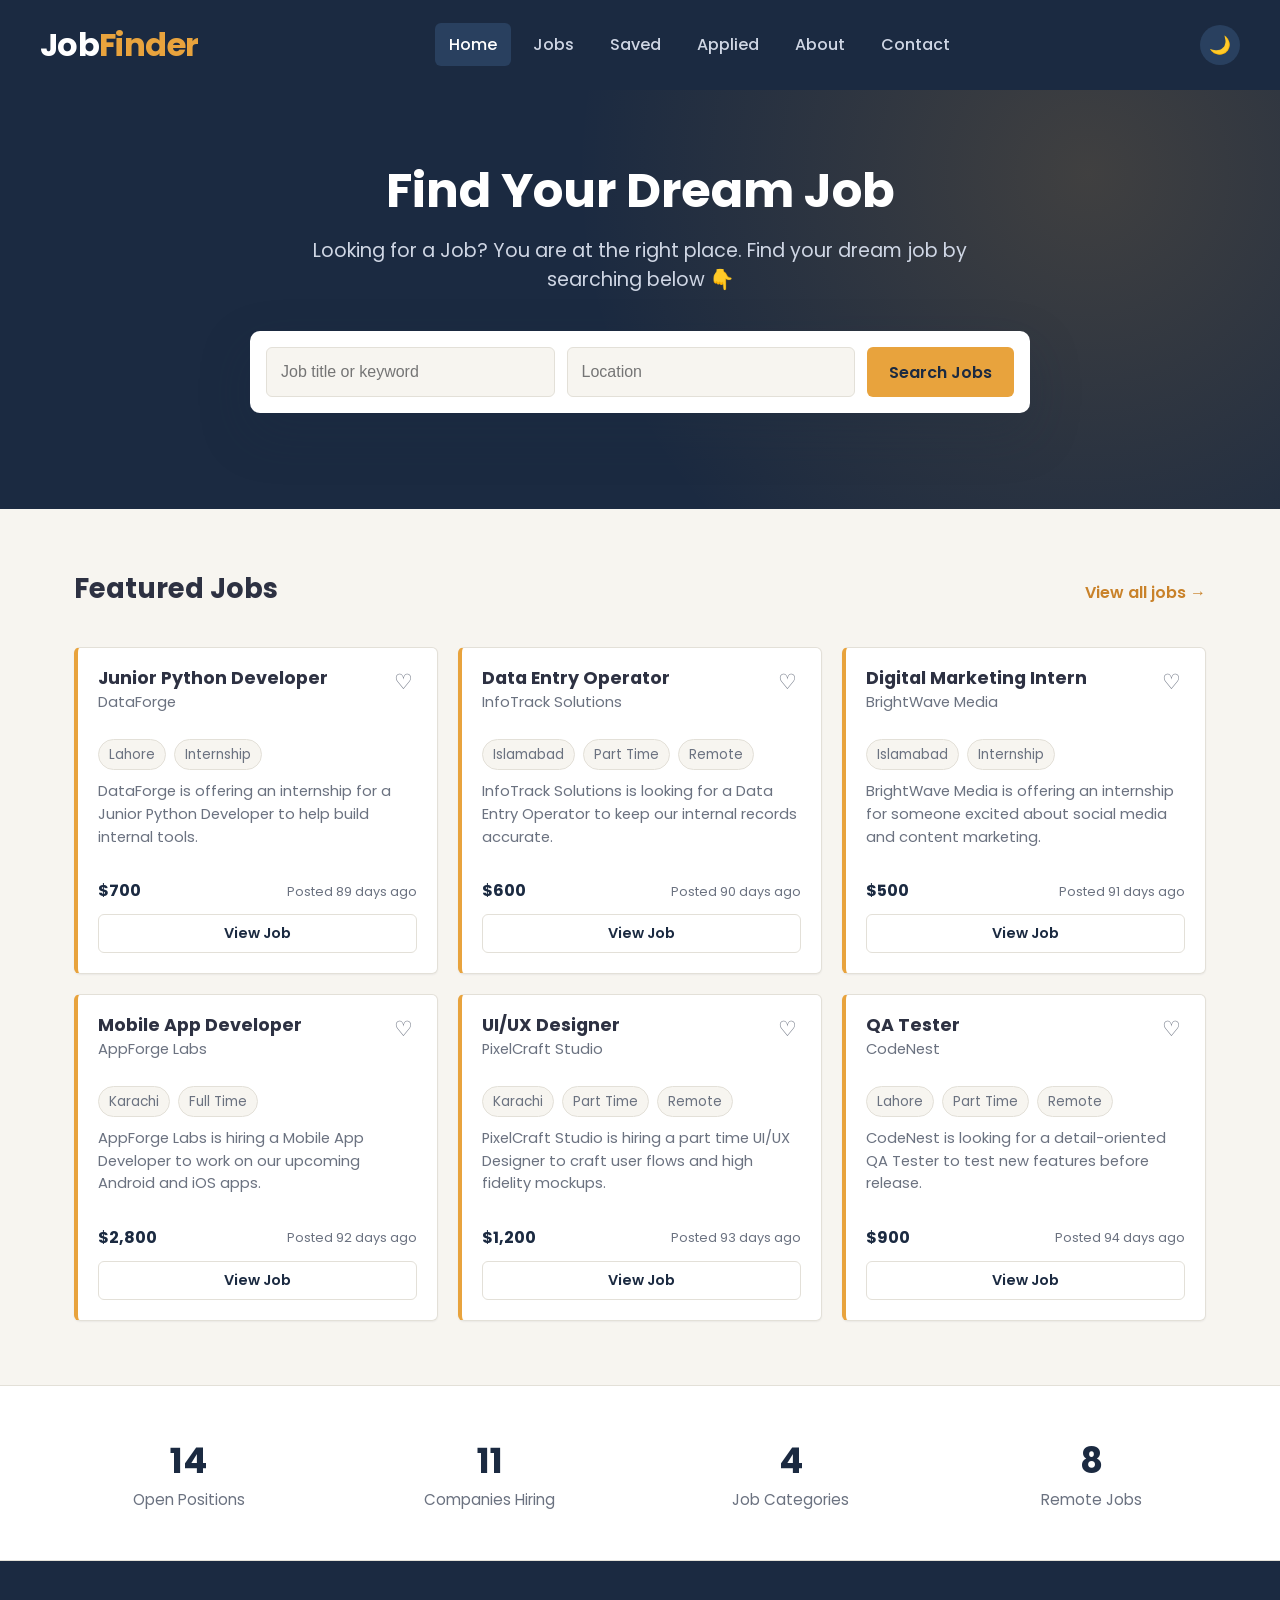
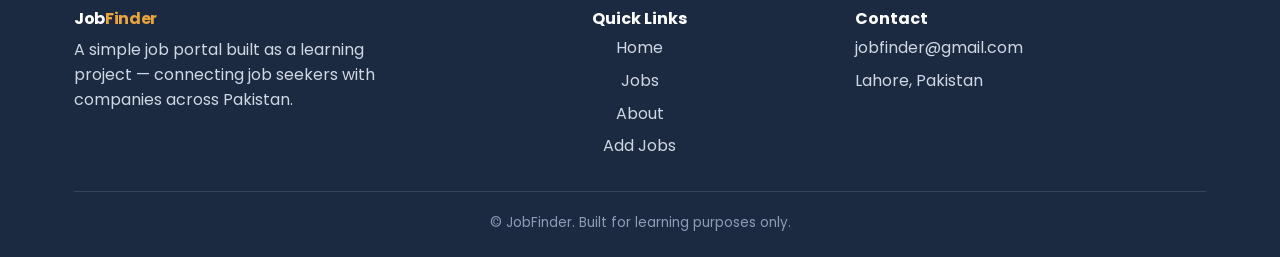
<file: index.html>
<!DOCTYPE html>
<html lang="en">

<head>
    <meta charset="UTF-8">
    <meta name="viewport" content="width=device-width, initial-scale=1.0">
    <title>Job Finder</title>
    <link rel="preconnect" href="https://fonts.googleapis.com">
    <link rel="preconnect" href="https://fonts.gstatic.com" crossorigin>
    <link href="https://fonts.googleapis.com/css2?family=Poppins:wght@300;400;500;600;700;800&display=swap"
        rel="stylesheet">
    <link rel="stylesheet" href="/css/style.css">
    <link rel="stylesheet" href="/css/responsive.css">
</head>

<body>
    <!-- Header -->
    <header class="navbar">
        <div class="navbar-container">
            <a href="index.html" class="logo">Job<span>Finder</span></a>
            <ul class="nav-links" id="navLinks">
                <li><a href="index.html" class="active">Home</a></li>
                <li><a href="jobs.html">Jobs</a></li>
                <li><a href="saved-jobs.html">Saved</a></li>
                <li><a href="applied-jobs.html">Applied</a></li>
                <li><a href="index.html#about">About</a></li>
                <li><a href="index.html#contact">Contact</a></li>
            </ul>
            <div class="navbar-actions">
                <button class="theme-toggle" id="themeToggleBtn">🌙</button>
                <button class="hamburger" id="hamburgerBtn">
                    <span></span><span></span><span></span>
                </button>
            </div>
        </div>

    </header>

    <main id="mainContent">
        <!-- Hero -->
        <section class="hero">
            <div class="container">
                <h1>Find Your Dream Job</h1>
                <p class="hero-p">Looking for a Job? You are at the right place. Find your dream job by searching below
                    👇</p>
                <form id="heroSearchForm" class="search-form">

                    <div class="search-field autocomplete">
                        <input type="text" id="heroSearchInput" placeholder="Job title or keyword" autocomplete="off" pattern="[a-zA-Z0-9\-:()]+"  >

                        <div id="jobSuggestions" class="suggestions"></div>
                    </div>

                    <div class="search-field autocomplete">
                    <input type="text" id="heroLocationInput" placeholder="Location"
                        oninput="this.value = this.value.split(' ').map(w => w.charAt(0).toUpperCase() + w.slice(1)).join(' ')" autocomplete="off"  />

                        <div id="locationSuggestions" class="suggestions"></div>
                    </div>

                    <button type="submit" class="btn btn-primary">Search Jobs</button>

                </form>
                <div id="searchError" class="search-error"></div>
            </div>
        </section>

        <!-- <section class="hero">
            <div class="container">
                <h1>Find Your Dream Job</h1>
                <p class="hero-p">Looking for a Job? You are at the right place. Find your dream job by searching below
                    👇</p>
                <form class="search-form" id="heroSearchForm">

                    <input type="text" id="heroSearchInput" placeholder="Job title, company, or keyword" />


                    <input type="text" id="heroLocationInput" placeholder="Location"
                        oninput="this.value = this.value.charAt(0).toUpperCase() + this.value.slice(1)" />

                    <button type="submit" class="btn btn-primary">Search Jobs</button>
                </form>
            </div>
        </section> -->

        <!-- Featured Jobs -->
        <section class="section">
            <div class="container">
                <div class="section-heading">
                    <h2>Featured Jobs</h2>
                    <a href="jobs.html">View all jobs →</a>
                </div>

                <!-- will be filled by jobs.js-->
                <div class="jobs-grid" id="featuredJobs"></div>
            </div>
        </section>
        <!-- Stats -->
        <section class="stats" id="about">
            <div class="container stats-grid">
                <div>
                    <div class="stat-number" id="statJobs">0</div>
                    <div class="stat-label">Open Positions</div>
                </div>
                <div>
                    <div class="stat-number" id="statCompanies">0</div>
                    <div class="stat-label">Companies Hiring</div>
                </div>
                <div>
                    <div class="stat-number" id="statCategories">0</div>
                    <div class="stat-label">Job Categories</div>
                </div>
                <div>
                    <div class="stat-number" id="statRemote">0</div>
                    <div class="stat-label">Remote Jobs</div>
                </div>
            </div>
        </section>
    </main>

    <!-- Footer -->
    <footer class="site-footer" id="contact">
        <div class="container">
            <div class="footer-grid">
                <div>
                    <h4 class="logo" style="margin-bottom:10px;">Job<span>Finder</span></h4>
                    <p>A simple job portal built as a learning project — connecting job seekers with companies across
                        Pakistan.</p>
                </div>
                <div style="text-align: center;">
                    <h4>Quick Links</h4>
                    <ul>
                        <li><a href="index.html">Home</a></li>
                        <li><a href="jobs.html">Jobs</a></li>
                        <li><a href="index.html#about">About</a></li>
                        <li><a href="add-jobs.html">Add Jobs</a></li>
                    </ul>
                </div>
                <div>
                    <h4>Contact</h4>
                    <ul>
                        <li>jobfinder@gmail.com</li>
                        <li>Lahore, Pakistan</li>
                    </ul>
                </div>
            </div>
            <div class="footer-bottom">
                &copy; <span id="currentYear"></span> JobFinder. Built for learning purposes only.
            </div>
        </div>
    </footer>

    <!--  MODAL  -->
    <div class="modal-overlay hidden" id="modalOverlay">
        <div class="modal-box" role="dialog">
            <button class="modal-close" id="modalCloseBtn">✕</button>

            <!--  View 1: Job details  -->
            <div id="jobDetailsView">
                <h2 id="modalJobTitle"></h2>
                <p class="modal-company-line" id="modalCompanyLine"></p>

                <div class="job-meta" id="modalMeta"></div>

                <div class="modal-section">
                    <h3>Job Description</h3>
                    <p id="modalDescription"></p>
                </div>

                <div class="modal-section">
                    <h3>Requirements</h3>
                    <ul id="modalRequirements"></ul>
                </div>

                <div class="modal-section">
                    <h3>Responsibilities</h3>
                    <ul id="modalResponsibilities"></ul>
                </div>

                <div class="modal-footer">
                    <button class="btn btn-primary" id="applyNowBtn">Apply Now</button>
                    <button class="btn btn-outline" id="modalSaveBtn">♡ Save Job</button>
                </div>
            </div>

            <!--  View 2: Apply form (hidden until "Apply Now" is clicked)  -->
            <div id="applyFormView" class="hidden">
                <h2>Apply for <span id="applyJobTitle"></span></h2>
                <p class="modal-company-line" id="applyCompanyLine"></p>

                <form id="applyForm" novalidate>
                    <div class="form-group" id="fieldGroup-fullName">
                        <label for="fullName">Full Name</label>
                        <input type="text" id="fullName" name="fullName" />
                        <p class="field-error"></p>
                    </div>

                    <div class="form-group" id="fieldGroup-email">
                        <label for="email">Email</label>
                        <input type="email" id="email" name="email" />
                        <p class="field-error"></p>
                    </div>

                    <div class="form-group" id="fieldGroup-phone">
                        <label for="phone">Phone</label>
                        <input type="text" id="phone" name="phone" placeholder="e.g. 0300 1234567" />
                        <p class="field-error"></p>
                    </div>

                    <div class="form-group" id="fieldGroup-coverLetter">
                        <label for="coverLetter">Cover Letter</label>
                        <textarea id="coverLetter" name="coverLetter"
                            placeholder="Tell us why you're a great fit (min 30 characters)"></textarea>
                        <p class="field-error"></p>
                    </div>

                    <div class="form-group" id="fieldGroup-cv">
                        <label for="cvUpload">Upload CV</label>
                        <input type="file" id="cvUpload" name="cvUpload" />
                        <p class="field-error"></p>
                    </div>

                    <div class="modal-footer">
                        <button type="submit" class="btn btn-primary">Submit Application</button>
                        <button type="button" class="btn btn-outline" id="backToDetailsBtn">Back</button>
                    </div>
                </form>
            </div>

            <!--  View 3: Success message  -->
            <div id="successView" class="hidden">
                <div class="success-box">
                    <div class="success-icon">✓</div>
                    <h2>Application Submitted Successfully!</h2>
                    <p>Thank you for applying for <strong id="successJobTitle"></strong> at <strong
                            id="successCompany"></strong>.</p>
                    <button class="btn btn-primary" id="successCloseBtn">Done</button>
                </div>
            </div>
        </div>
    </div>




    <script src="/js/data.js"></script>
    <script src="/js/app.js"></script>
    <script src="/js/validation.js"></script>
    <script src="/js/jobs.js"></script>

</body>

</html>
</file>
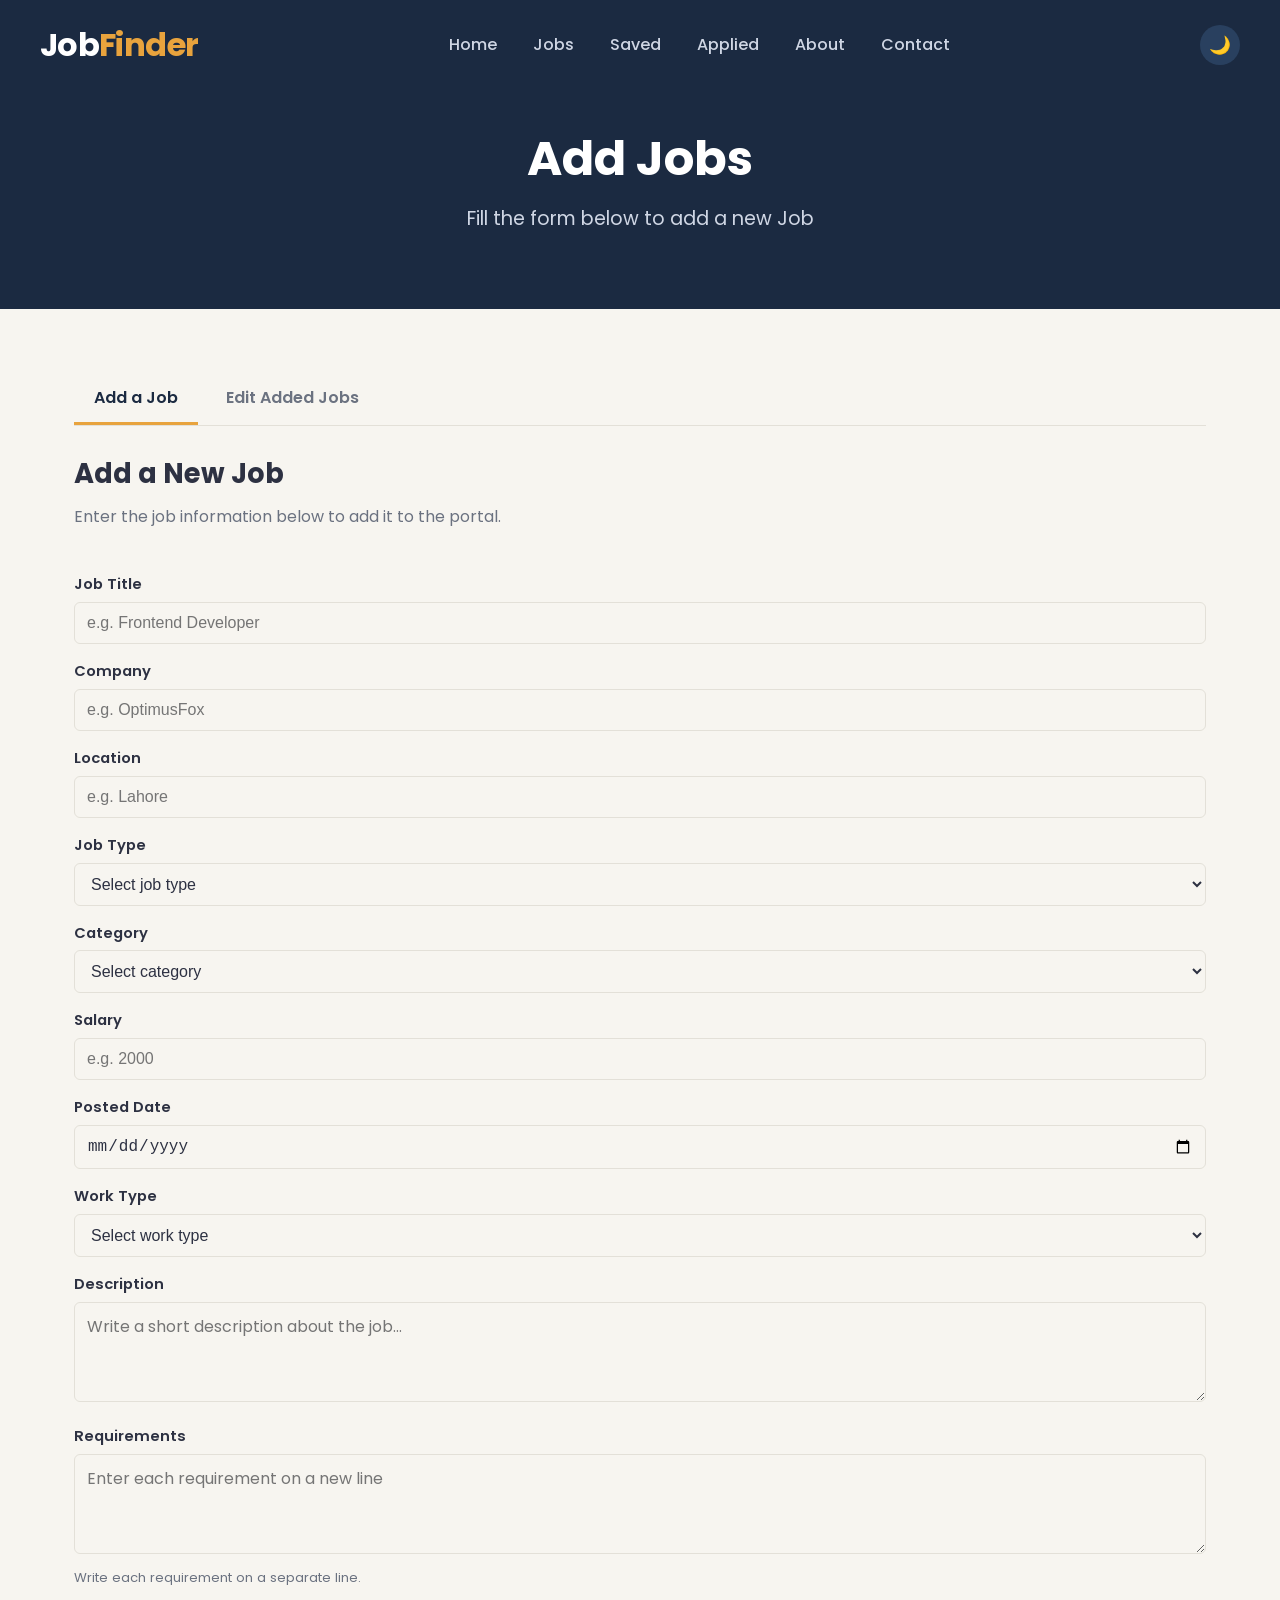
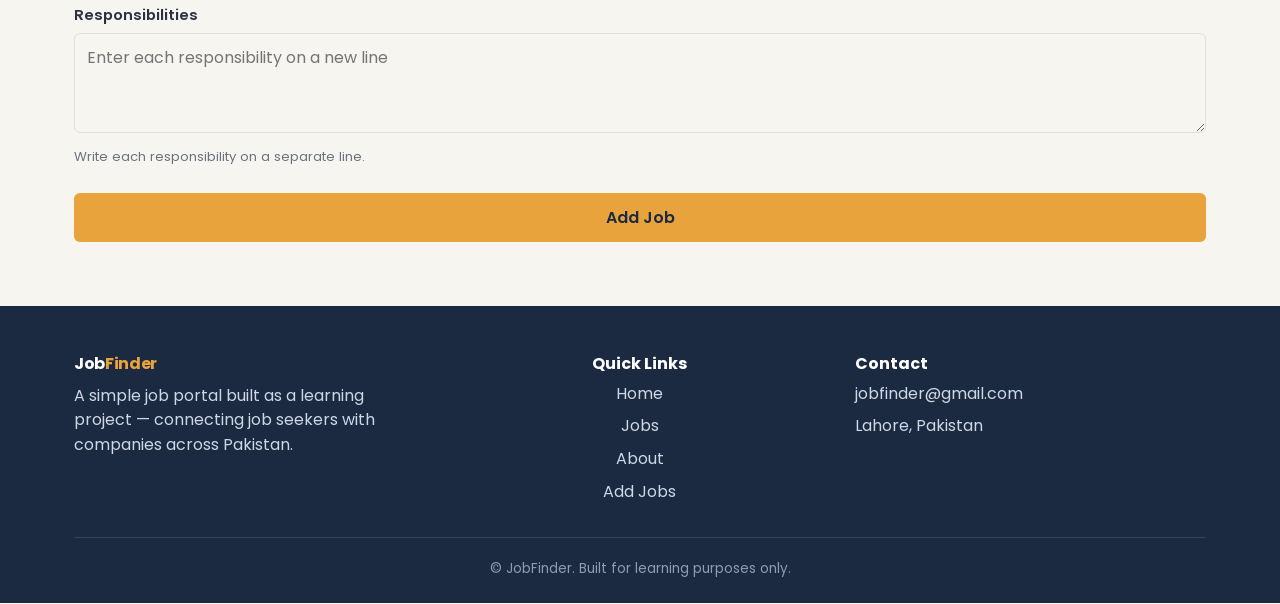
<file: add-jobs.html>
<!DOCTYPE html>
<html lang="en">

<head>
    <meta charset="UTF-8">
    <meta name="viewport" content="width=device-width, initial-scale=1.0">
    <title>Job Finder</title>
    <link rel="preconnect" href="https://fonts.googleapis.com">
    <link rel="preconnect" href="https://fonts.gstatic.com" crossorigin>
    <link href="https://fonts.googleapis.com/css2?family=Poppins:wght@300;400;500;600;700;800&display=swap"
        rel="stylesheet">
    <link rel="stylesheet" href="/css/style.css">
    <link rel="stylesheet" href="/css/responsive.css">
</head>

<body data-job-source="saved">
    <!-- Header -->
    <header class="navbar">
        <div class="navbar-container">
            <a href="index.html" class="logo">Job<span>Finder</span></a>
            <ul class="nav-links" id="navLinks">
                <li><a href="index.html">Home</a></li>
                <li><a href="jobs.html">Jobs</a></li>
                <li><a href="saved-jobs.html" >Saved</a></li>
                <li><a href="applied-jobs.html">Applied</a></li>
                <li><a href="index.html#about">About</a></li>
                <li><a href="index.html#contact">Contact</a></li>
            </ul>
            <div class="navbar-actions">
                <button class="theme-toggle" id="themeToggleBtn">🌙</button>
                <button class="hamburger" id="hamburgerBtn" aria-label="Toggle menu" aria-controls="navLinks">
                    <span></span><span></span><span></span>
                </button>
            </div>
        </div>

    </header>

    <main id="mainContent">
        <section class="jobs-page-header">
            <div class="container" style="text-align: center; ">
                <h1 id="h1style">Add Jobs</h1>
                <p id="jobsPageSubtitle">Fill the form below to add a new Job</p>
            </div>
        </section>

    </main>


    <!-- Add/Delete Job -->
    <main>

        <section class="section add-jobs-section">
            <div class="container">

                <!-- Tabs -->
                <div class="management-tabs">
                    <button class="management-tab active" data-tab="addJobTab">
                        Add a Job
                    </button>

                    <button class="management-tab" data-tab="editJobsTab">
                        Edit Added Jobs
                    </button>
                </div>


                <!-- Add Job Tab -->
                <div class="management-tab-content active" id="addJobTab">

                    <div class="section-heading">
                        <div>
                            <h2>Add a New Job</h2>
                            <p>
                                Enter the job information below to add it to the portal.
                            </p>
                        </div>
                    </div>


                    <form id="addJobForm" novalidate>

                        <!-- Job Title -->
                        <div class="form-group">
                            <label for="jobTitle">Job Title</label>

                            <input type="text" id="jobTitle" name="title" placeholder="e.g. Frontend Developer" oninput="this.value = this.value.split(' ').map(w => w.charAt(0).toUpperCase() + w.slice(1)).join(' ')">

                            <div class="field-error">
                                Please enter the job title.
                            </div>
                        </div>


                        <!-- Company -->
                        <div class="form-group">
                            <label for="jobCompany">Company</label>

                            <input type="text" id="jobCompany" name="company" placeholder="e.g. OptimusFox" oninput="this.value = this.value.split(' ').map(w => w.charAt(0).toUpperCase() + w.slice(1)).join(' ')">

                            <div class="field-error">
                                Please enter the company name.
                            </div>
                        </div>


                        <!-- Location -->
                        <div class="form-group">
                            <label for="jobLocation">Location</label>

                            <input type="text" id="jobLocation" name="location" placeholder="e.g. Lahore" oninput="this.value = this.value.split(' ').map(w => w.charAt(0).toUpperCase() + w.slice(1)).join(' ')">

                            <div class="field-error">
                                Please enter the job location.
                            </div>
                        </div>


                        <!-- Job Type -->
                        <div class="form-group">
                            <label for="jobType">Job Type</label>

                            <select id="jobType" name="type">
                                <option value="">Select job type</option>
                                <option value="Full time">Full time</option>
                                <option value="Part time">Part time</option>
                                <option value="Contract">Contract</option>
                                <option value="Internship">Internship</option>
                            </select>

                            <div class="field-error">
                                Please select a job type.
                            </div>
                        </div>


                        <!-- Category -->
                        <div class="form-group">
                            <label for="jobCategory">Category</label>

                            <select id="jobCategory" name="category">
                                <option value="">Select category</option>
                                <option value="Development">Development</option>
                                <option value="Design">Design</option>
                                <option value="Marketing">Marketing</option>
                                <option value="Sales">Sales</option>
                                <option value="Finance">Finance</option>
                                <option value="Human Resources">Human Resources</option>
                            </select>

                            <div class="field-error">
                                Please select a category.
                            </div>
                        </div>


                        <!-- Salary -->
                        <div class="form-group">
                            <label for="jobSalary">Salary</label>

                            <input type="number" id="jobSalary" name="salary" placeholder="e.g. 2000" min="0">

                            <div class="field-error">
                                Please enter a valid salary.
                            </div>
                        </div>


                        <!-- Posted Date -->
                        <div class="form-group">
                            <label for="jobPosted">Posted Date</label>

                            <input type="date" id="jobPosted" name="posted">

                            <div class="field-error">
                                Please select a posted date.
                            </div>
                        </div>


                        <!-- Remote -->
                        <div class="form-group">
                            <label for="jobRemote">Work Type</label>

                            <select id="jobRemote" name="remote">
                                <option value="">Select work type</option>
                                <option value="true">Remote</option>
                                <option value="false">On-site</option>
                            </select>

                            <div class="field-error">
                                Please select the work type.
                            </div>
                        </div>


                        <!-- Description -->
                        <div class="form-group">
                            <label for="jobDescription">Description</label>

                            <textarea id="jobDescription" name="description"
                                placeholder="Write a short description about the job..."></textarea>

                            <div class="field-error">
                                Please enter a job description.
                            </div>
                        </div>


                        <!-- Requirements -->
                        <div class="form-group">
                            <label for="jobRequirements">
                                Requirements
                            </label>

                            <textarea id="jobRequirements" name="requirements"
                                placeholder="Enter each requirement on a new line"></textarea>

                            <div class="field-error">
                                Please enter at least one requirement.
                            </div>

                            <small class="form-help">
                                Write each requirement on a separate line.
                            </small>
                        </div>


                        <!-- Responsibilities -->
                        <div class="form-group">
                            <label for="jobResponsibilities">
                                Responsibilities
                            </label>

                            <textarea id="jobResponsibilities" name="responsibilities"
                                placeholder="Enter each responsibility on a new line"></textarea>

                            <div class="field-error">
                                Please enter at least one responsibility.
                            </div>

                            <small class="form-help">
                                Write each responsibility on a separate line.
                            </small>
                        </div>


                        <button type="submit" class="btn btn-primary btn-block">
                            Add Job
                        </button>

                        <div id="addJobSuccess" class="success-box hidden">
                            <div class="success-icon">✓</div>
                            <h2>Job Added Successfully</h2>
                            <p>The new job has been added to the job portal.</p>
                        </div>

                    </form>

                </div>


                <!-- Edit Added Jobs Tab -->
                <div class="management-tab-content" id="editJobsTab">

                    <div class="section-heading">
                        <div>
                            <h2>Added Jobs</h2>
                            <p>
                                Manage jobs that were added through this page.
                            </p>
                        </div>
                    </div>

                    <div id="addedJobsList" class="jobs-list">

                        <!-- JavaScript will insert added jobs here -->

                    </div>

                </div>

            </div>
        </section>

    </main>

    <!-- Footer -->
    <footer class="site-footer" id="contact">
        <div class="container">
            <div class="footer-grid">
                <div>
                    <h4 class="logo" style="margin-bottom:10px;">Job<span>Finder</span></h4>
                    <p>A simple job portal built as a learning project — connecting job seekers with
                        companies across
                        Pakistan.</p>
                </div>
                <div style="text-align: center;">
                    <h4>Quick Links</h4>
                    <ul>
                        <li><a href="index.html">Home</a></li>
                        <li><a href="jobs.html">Jobs</a></li>
                        <li><a href="index.html#about">About</a></li>
                        <li><a href="add-jobs.html">Add Jobs</a></li>
                    </ul>
                </div>
                <div>
                    <h4>Contact</h4>
                    <ul>
                        <li>jobfinder@gmail.com</li>
                        <li>Lahore, Pakistan</li>
                    </ul>
                </div>
            </div>
            <div class="footer-bottom">
                &copy; <span id="currentYear"></span> JobFinder. Built for learning purposes only.
            </div>
        </div>
    </footer>





    <script src="/js/app.js"></script>
    <script src="/js/add-jobs.js"></script>
    <script src="/js/validation.js"></script>
    <script src="/js/jobs.js"></script>
</body>

</html>
</file>
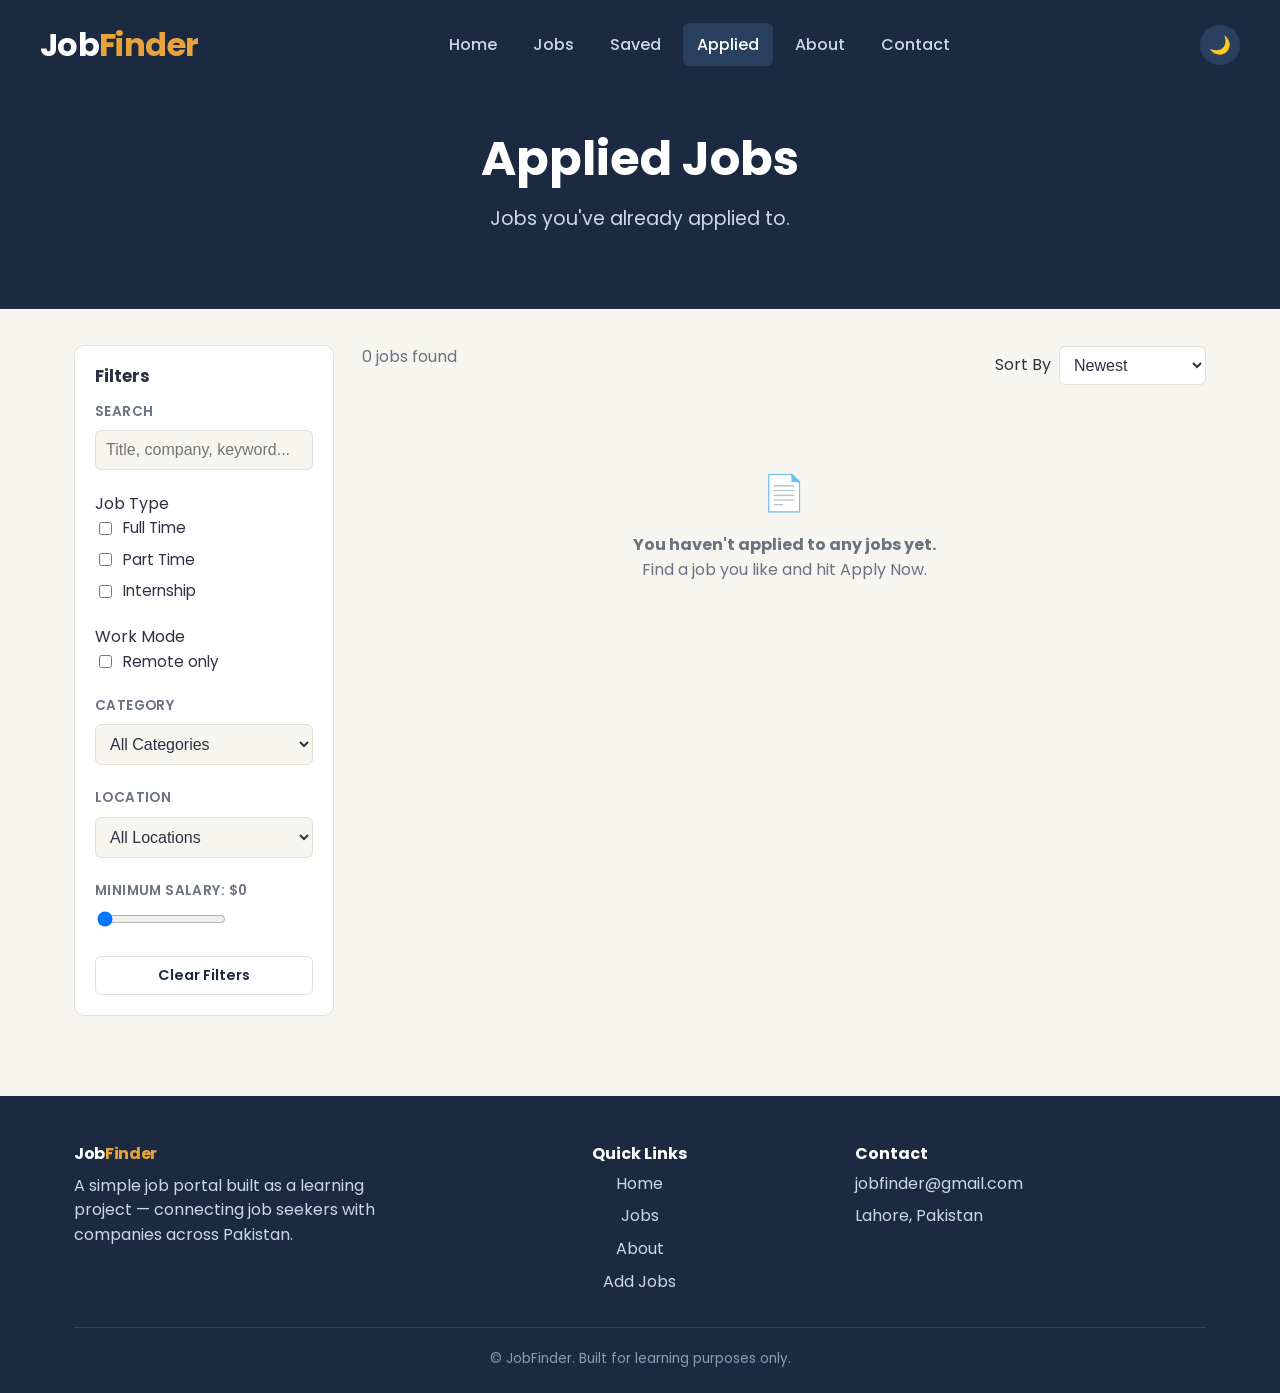
<file: applied-jobs.html>
<!DOCTYPE html>
<html lang="en">

<head>
    <meta charset="UTF-8">
    <meta name="viewport" content="width=device-width, initial-scale=1.0">
    <title>Job Finder</title>
    <link rel="preconnect" href="https://fonts.googleapis.com">
    <link rel="preconnect" href="https://fonts.gstatic.com" crossorigin>
    <link href="https://fonts.googleapis.com/css2?family=Poppins:wght@300;400;500;600;700;800&display=swap"
        rel="stylesheet">
    <link rel="stylesheet" href="/css/style.css">
    <link rel="stylesheet" href="/css/responsive.css">
</head>

<body data-job-source="applied">
    <!-- Header -->
    <header class="navbar">
        <div class="navbar-container">
            <a href="index.html" class="logo">Job<span>Finder</span></a>
            <ul class="nav-links" id="navLinks">
                <li><a href="index.html">Home</a></li>
                <li><a href="jobs.html">Jobs</a></li>
                <li><a href="saved-jobs.html" >Saved</a></li>
                <li><a href="applied-jobs.html"  class="active">Applied</a></li>
                <li><a href="index.html#about">About</a></li>
                <li><a href="index.html#contact">Contact</a></li>
            </ul> 
            <div class="navbar-actions">
                <button class="theme-toggle" id="themeToggleBtn">🌙</button>
                <button class="hamburger" id="hamburgerBtn" aria-label="Toggle menu" aria-controls="navLinks">
                    <span></span><span></span><span></span>
                </button>
            </div>
        </div>

    </header>

    <main id="mainContent">
    <section class="jobs-page-header">
      <div class="container" style="text-align: center; ">
        <h1 id="h1style">Applied Jobs</h1>
        <p id="jobsPageSubtitle">Jobs you've already applied to.</p>
      </div>
    </section>

    <div class="container">
      <div class="jobs-layout">

        <!-- Filters Sidebar -->
        <aside class="filters-panel" aria-label="Job filters">
          <h3>Filters</h3>

          <div class="filter-group">
            <label class="filter-label" for="searchInput">Search</label>
            <input type="text" id="searchInput" placeholder="Title, company, keyword..." />
          </div>

          <div class="filter-group">
            <span class="filter-label">Job Type</span>
            <label class="checkbox-row"><input type="checkbox" class="jobtype-checkbox" value="Full Time" /> Full Time</label>
            <label class="checkbox-row"><input type="checkbox" class="jobtype-checkbox" value="Part Time" /> Part Time</label>
            <label class="checkbox-row"><input type="checkbox" class="jobtype-checkbox" value="Internship" /> Internship</label>
          </div>

          <div class="filter-group">
            <span class="filter-label">Work Mode</span>
            <label class="checkbox-row"><input type="checkbox" id="remoteFilter" /> Remote only</label>
          </div>

          <div class="filter-group">
            <label class="filter-label" for="categoryFilter">Category</label>
            <select id="categoryFilter">
              <option value="all">All Categories</option>
            </select>
          </div>

          <div class="filter-group">
            <label class="filter-label" for="locationFilter">Location</label>
            <select id="locationFilter">
              <option value="all">All Locations</option>
            </select>
          </div>

          <div class="filter-group">
            <label class="filter-label" for="salaryRange">Minimum Salary: $<span id="salaryRangeValue">0</span></label>
            <input type="range" id="salaryRange" min="0" max="3000" step="100" value="0" />
          </div>

          <button class="btn btn-outline btn-block btn-small" id="clearFiltersBtn" type="button">Clear Filters</button>
        </aside>

        <!-- Results -->
        <section>
          <div class="results-toolbar">
            <p class="results-count" id="resultsCount">Loading jobs...</p>
            <div class="sort-control">
              <label for="sortSelect">Sort By</label>
              <select id="sortSelect">
                <option value="newest">Newest</option>
                <option value="oldest">Oldest</option>
                <option value="salary-high">Highest Salary</option>
                <option value="salary-low">Lowest Salary</option>
              </select>
            </div>
          </div>

          <!-- Loading state -->
          <div class="state-message" id="loadingState">
            <div class="state-icon">⏳</div>
            <p>Loading jobs...</p>
          </div>

          <!-- Empty state (hidden until a search/filter produces 0 results) -->
          <div class="state-message hidden" id="emptyState">
            <div class="state-icon">🔍</div>
            <p><strong>No jobs found.</strong><br />Try changing your search or filters.</p>
          </div>

          <!-- Job cards get inserted here by jobs.js -->
          <div class="jobs-list hidden" id="jobsList"></div>

          <!-- Pagination buttons get inserted here by jobs.js -->
          <div class="pagination" id="pagination"></div>
        </section>
      </div>
    </div>
  </main>

    <!-- Footer -->
    <footer class="site-footer" id="contact">
        <div class="container">
            <div class="footer-grid">
                <div>
                    <h4 class="logo" style="margin-bottom:10px;">Job<span>Finder</span></h4>
                    <p>A simple job portal built as a learning project — connecting job seekers with companies across
                        Pakistan.</p>
                </div>
                <div style="text-align: center;">
                    <h4>Quick Links</h4>
                    <ul>
                        <li><a href="index.html">Home</a></li>
                        <li><a href="jobs.html">Jobs</a></li>
                        <li><a href="index.html#about">About</a></li>
                        <li><a href="add-jobs.html">Add Jobs</a></li>
                    </ul>
                </div>
                <div>
                    <h4>Contact</h4>
                    <ul>
                        <li>jobfinder@gmail.com</li>
                        <li>Lahore, Pakistan</li>
                    </ul>
                </div>
            </div>
            <div class="footer-bottom">
                &copy; <span id="currentYear"></span> JobFinder. Built for learning purposes only.
            </div>
        </div>
    </footer>

    <!--  MODAL  -->
    <div class="modal-overlay hidden" id="modalOverlay">
        <div class="modal-box" role="dialog" >
            <button class="modal-close" id="modalCloseBtn" aria-label="Close">✕</button>

            <!--  View 1: Job details  -->
            <div id="jobDetailsView">
                <h2 id="modalJobTitle"></h2>
                <p class="modal-company-line" id="modalCompanyLine"></p>

                <div class="job-meta" id="modalMeta"></div>

                <div class="modal-section">
                    <h3>Job Description</h3>
                    <p id="modalDescription"></p>
                </div>

                <div class="modal-section">
                    <h3>Requirements</h3>
                    <ul id="modalRequirements"></ul>
                </div>

                <div class="modal-section">
                    <h3>Responsibilities</h3>
                    <ul id="modalResponsibilities"></ul>
                </div>

                <div class="modal-footer">
                    <button class="btn btn-primary" id="applyNowBtn">Apply Now</button>
                    <button class="btn btn-outline" id="modalSaveBtn">♡ Save Job</button>
                </div>
            </div>

            <!--  View 2: Apply form (hidden until "Apply Now" is clicked)  -->
            <div id="applyFormView" class="hidden">
                <h2>Apply for <span id="applyJobTitle"></span></h2>
                <p class="modal-company-line" id="applyCompanyLine"></p>

                <form id="applyForm" novalidate>
                    <div class="form-group" id="fieldGroup-fullName">
                        <label for="fullName">Full Name</label>
                        <input type="text" id="fullName" name="fullName" />
                        <p class="field-error"></p>
                    </div>

                    <div class="form-group" id="fieldGroup-email">
                        <label for="email">Email</label>
                        <input type="email" id="email" name="email" />
                        <p class="field-error"></p>
                    </div>

                    <div class="form-group" id="fieldGroup-phone">
                        <label for="phone">Phone</label>
                        <input type="text" id="phone" name="phone" placeholder="e.g. 0300 1234567" />
                        <p class="field-error"></p>
                    </div>

                    <div class="form-group" id="fieldGroup-coverLetter">
                        <label for="coverLetter">Cover Letter</label>
                        <textarea id="coverLetter" name="coverLetter"
                            placeholder="Tell us why you're a great fit (min 30 characters)"></textarea>
                        <p class="field-error"></p>
                    </div>

                    <div class="form-group" id="fieldGroup-cv">
                        <label for="cvUpload">Upload CV</label>
                        <input type="file" id="cvUpload" name="cvUpload" />
                        <p class="field-error"></p>
                    </div>

                    <div class="modal-footer">
                        <button type="submit" class="btn btn-primary">Submit Application</button>
                        <button type="button" class="btn btn-outline" id="backToDetailsBtn">Back</button>
                    </div>
                </form>
            </div>

            <!--  View 3: Success message  -->
            <div id="successView" class="hidden">
                <div class="success-box">
                    <div class="success-icon">✓</div>
                    <h2>Application Submitted Successfully!</h2>
                    <p>Thank you for applying for <strong id="successJobTitle"></strong> at <strong
                            id="successCompany"></strong>.</p>
                    <button class="btn btn-primary" id="successCloseBtn">Done</button>
                </div>
            </div>
        </div>
    </div>

  


    <script src="/js/data.js"></script>
    <script src="/js/app.js"></script>
    <script src="/js/validation.js"></script>
    <script src="/js/jobs.js"></script>
</body>

</html>
</file>
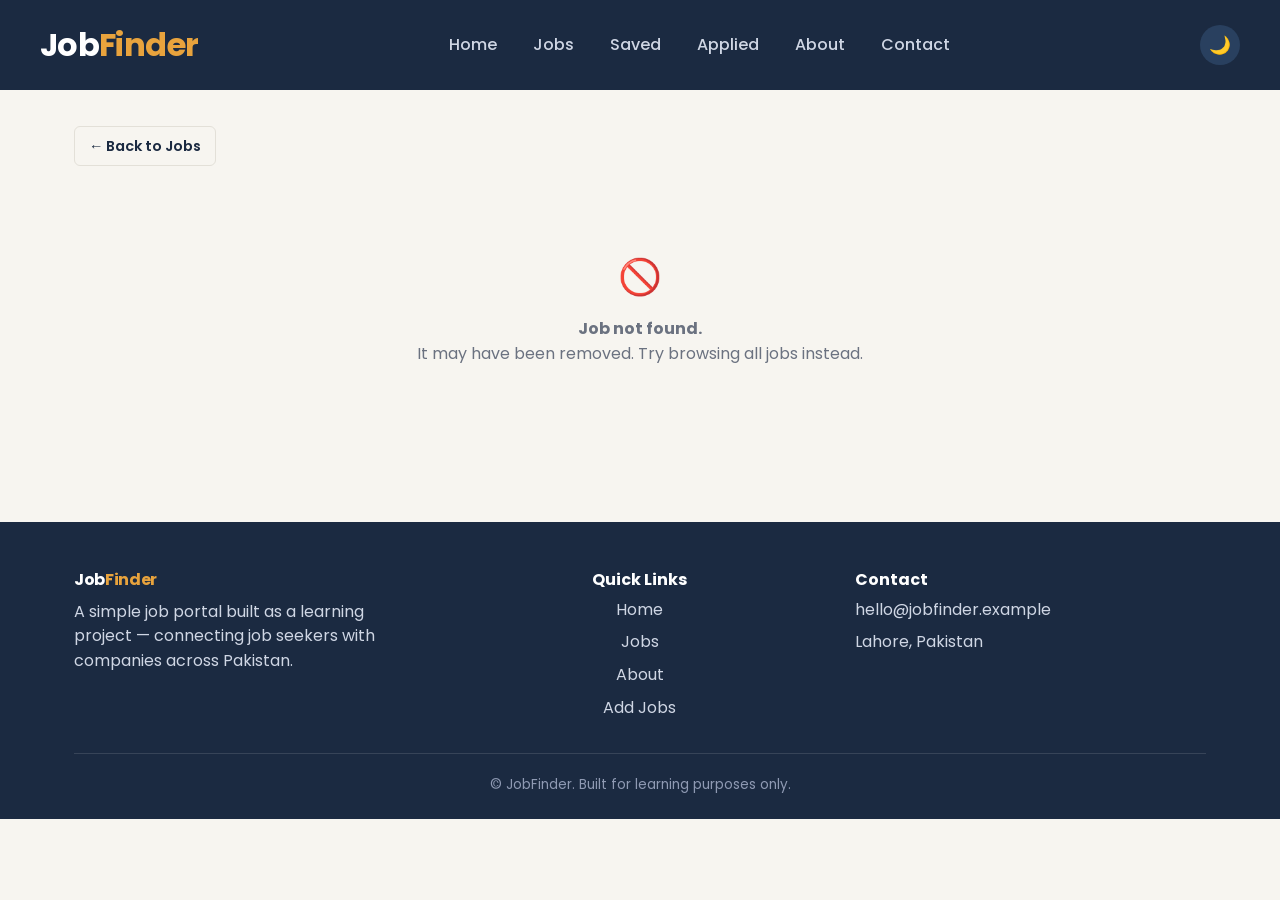
<file: job-details.html>
<!DOCTYPE html>
<html lang="en">

<head>
    <meta charset="UTF-8">
    <meta name="viewport" content="width=device-width, initial-scale=1.0">
    <title>Job Finder</title>
    <link rel="preconnect" href="https://fonts.googleapis.com">
    <link rel="preconnect" href="https://fonts.gstatic.com" crossorigin>
    <link href="https://fonts.googleapis.com/css2?family=Poppins:wght@300;400;500;600;700;800&display=swap"
        rel="stylesheet">
    <link rel="stylesheet" href="/css/style.css">
    <link rel="stylesheet" href="/css/responsive.css">
</head>

<body>
    <!-- Header -->
    <header class="navbar">
        <div class="navbar-container">
            <a href="index.html" class="logo">Job<span>Finder</span></a>
            <ul class="nav-links" id="navLinks">
                <li><a href="index.html" >Home</a></li>
                <li><a href="jobs.html">Jobs</a></li>
                <li><a href="saved-jobs.html">Saved</a></li>
                <li><a href="applied-jobs.html">Applied</a></li>
                <li><a href="index.html#about">About</a></li>
                <li><a href="index.html#contact">Contact</a></li>
            </ul>
            <button class="theme-toggle" id="themeToggleBtn">🌙</button>
            <button class="hamburger" id="hamburgerBtn">
                <span></span><span></span><span></span>
            </button>
        </div>

    </header>

    <!--  JOB DETAILS  -->
  <main id="mainContent">
    <div class="container" style="padding-top:36px; padding-bottom:80px;">
      <a href="jobs.html" class="btn btn-outline btn-small" style="margin-bottom:24px;">← Back to Jobs</a>

      <!-- This whole block is filled in by jobs.js based on ?id= in the URL -->
      <div id="jobDetailsPage">
        <div class="state-message" id="detailsLoading">
          <div class="state-icon">⏳</div>
          <p>Loading job...</p>
        </div>

        <div class="hidden" id="detailsNotFound">
          <div class="state-message">
            <div class="state-icon">🚫</div>
            <p><strong>Job not found.</strong><br />It may have been removed. Try browsing all jobs instead.</p>
          </div>
        </div>

        <article class="hidden" id="detailsContent" style="max-width:720px;">
          <h1 id="detailsTitle"></h1>
          <p class="modal-company-line" id="detailsCompanyLine" style="font-size:1.05rem;"></p>

          <div class="job-meta" id="detailsMeta" style="margin-bottom:20px;"></div>

          <div class="modal-section">
            <h3>Job Description</h3>
            <p id="detailsDescription"></p>
          </div>

          <div class="modal-section">
            <h3>Requirements</h3>
            <ul id="detailsRequirements"></ul>
          </div>

          <div class="modal-section">
            <h3>Responsibilities</h3>
            <ul id="detailsResponsibilities"></ul>
          </div>

          <div class="modal-footer">
            <button class="btn btn-primary" id="detailsApplyBtn">Apply Now</button>
            <button class="btn btn-outline" id="detailsSaveBtn">♡ Save Job</button>
          </div>
        </article>
      </div>
    </div>
  </main>

    <!-- Footer -->
    <footer class="site-footer" id="contact">
        <div class="container">
            <div class="footer-grid">
                <div>
                    <h4 class="logo" style="margin-bottom:10px;">Job<span>Finder</span></h4>
                    <p>A simple job portal built as a learning project — connecting job seekers with companies across
                        Pakistan.</p>
                </div>
                <div style="text-align: center;">
                    <h4>Quick Links</h4>
                    <ul>
                        <li><a href="index.html">Home</a></li>
                        <li><a href="jobs.html">Jobs</a></li>
                        <li><a href="index.html#about">About</a></li>
                        <li><a href="add-jobs.html">Add Jobs</a></li>
                    </ul>
                </div>
                <div>
                    <h4>Contact</h4>
                    <ul>
                        <li>hello@jobfinder.example</li>
                        <li>Lahore, Pakistan</li>
                    </ul>
                </div>
            </div>
            <div class="footer-bottom">
                &copy; <span id="currentYear"></span> JobFinder. Built for learning purposes only.
            </div>
        </div>
    </footer>


    <script src="/js/data.js"></script>
    <script src="/js/app.js"></script>
    <script src="/js/validation.js"></script>
    <script src="/js/jobs.js"></script>
    
</body>

</html>
</file>
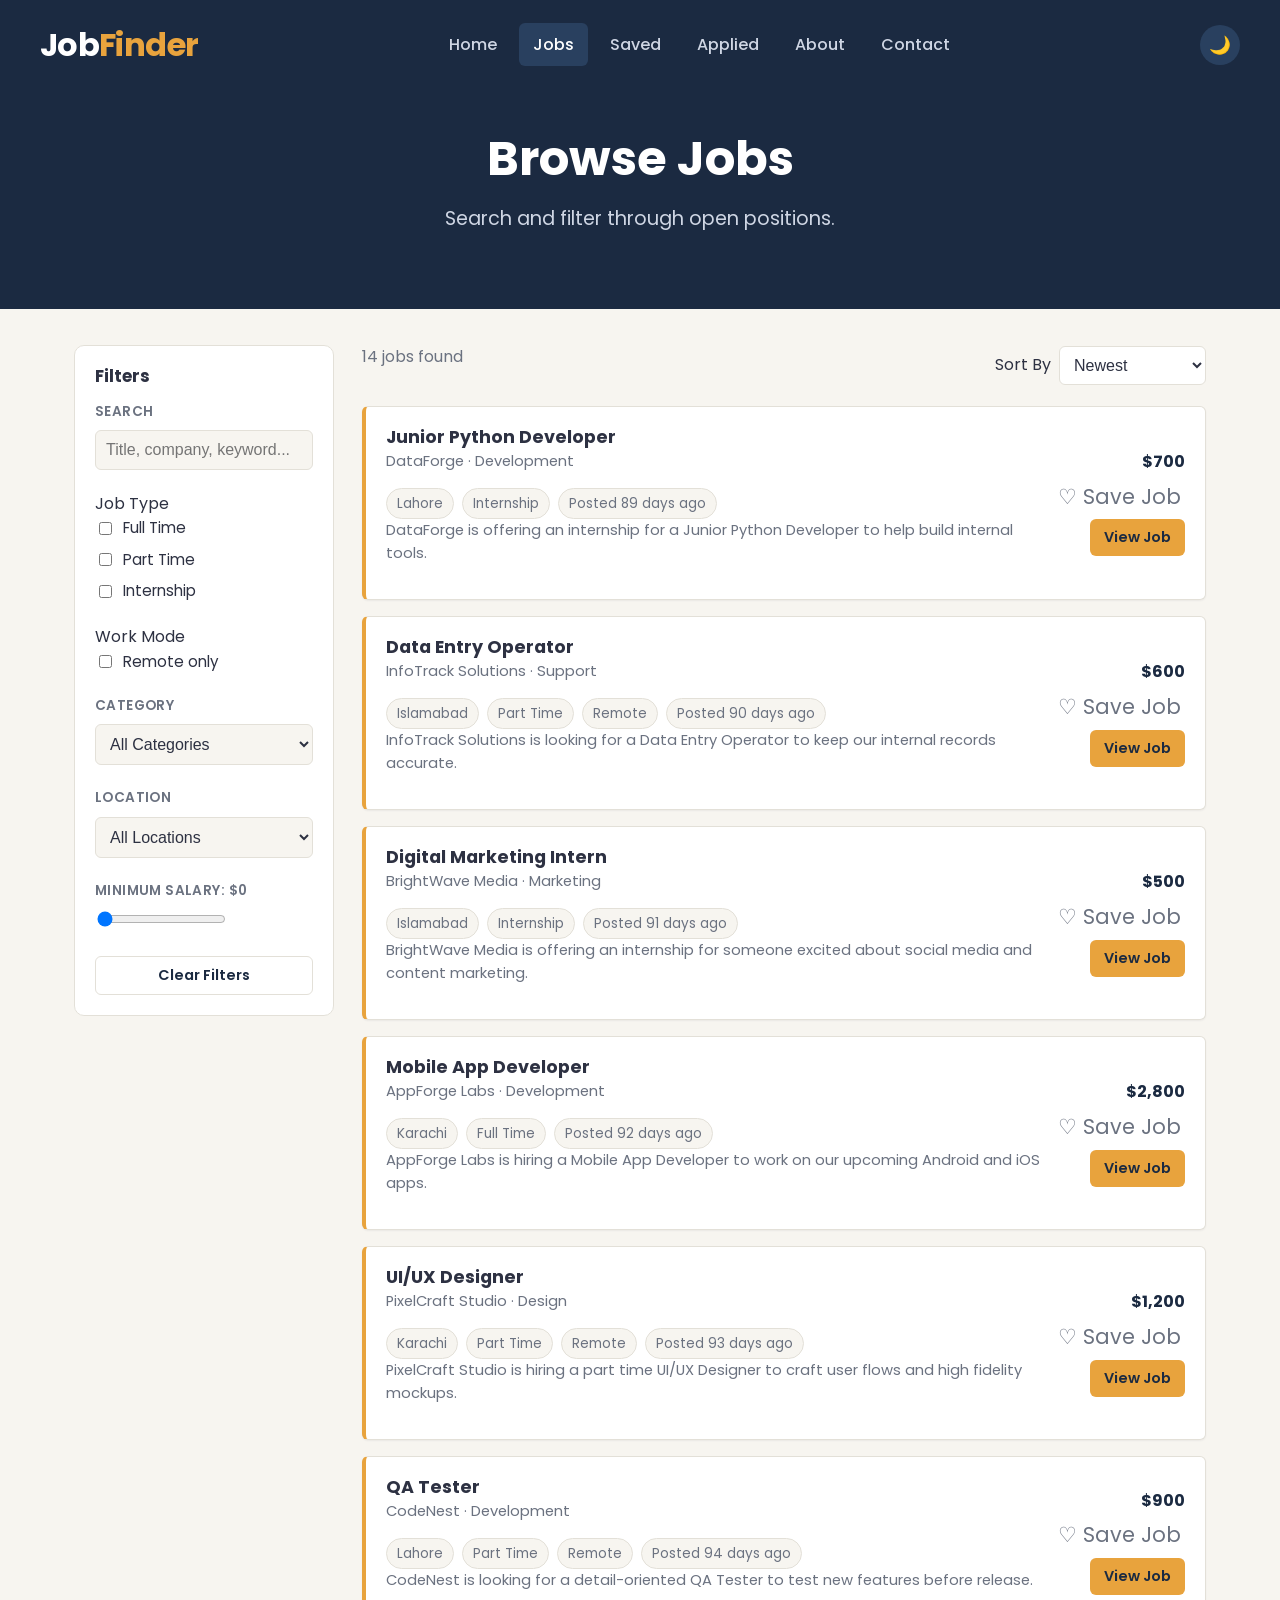
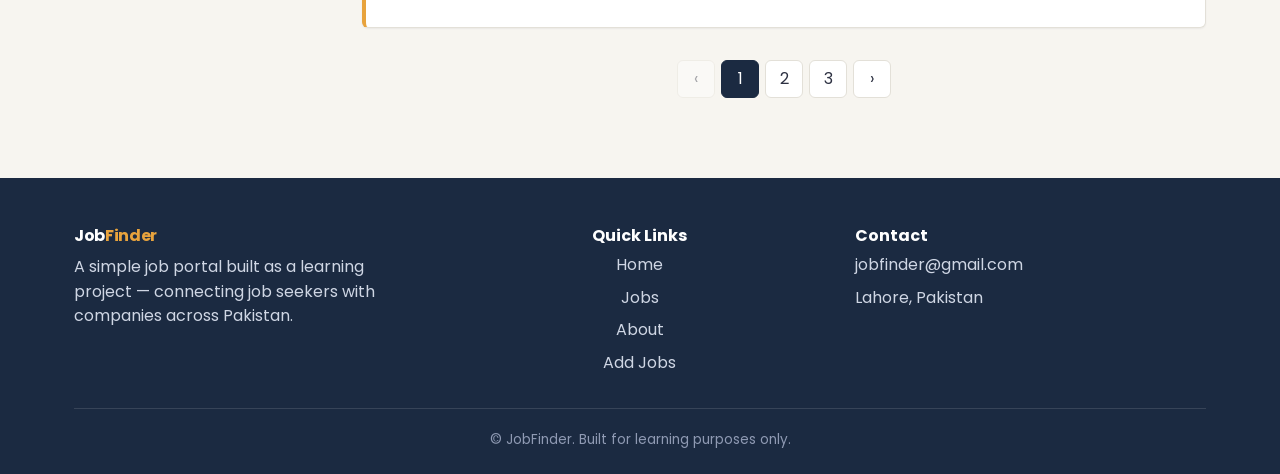
<file: jobs.html>
<!DOCTYPE html>
<html lang="en">

<head>
    <meta charset="UTF-8">
    <meta name="viewport" content="width=device-width, initial-scale=1.0">
    <title>Job Finder</title>
    <link rel="preconnect" href="https://fonts.googleapis.com">
    <link rel="preconnect" href="https://fonts.gstatic.com" crossorigin>
    <link href="https://fonts.googleapis.com/css2?family=Poppins:wght@300;400;500;600;700;800&display=swap"
        rel="stylesheet">
    <link rel="stylesheet" href="/css/style.css">
    <link rel="stylesheet" href="/css/responsive.css">
</head>

<body>
    <!-- Header -->
    <header class="navbar">
        <div class="navbar-container">
            <a href="index.html" class="logo">Job<span>Finder</span></a>
            <ul class="nav-links" id="navLinks">
                <li><a href="index.html">Home</a></li>
                <li><a href="jobs.html"  class="active">Jobs</a></li>
                <li><a href="saved-jobs.html">Saved</a></li>
                <li><a href="applied-jobs.html">Applied</a></li>
                <li><a href="index.html#about">About</a></li>
                <li><a href="index.html#contact">Contact</a></li>
            </ul>
            <div class="navbar-actions">
                <button class="theme-toggle" id="themeToggleBtn">🌙</button>
                <button class="hamburger" id="hamburgerBtn" aria-label="Toggle menu" aria-controls="navLinks">
                    <span></span><span></span><span></span>
                </button>
            </div>
        </div>

    </header>

<main id="mainContent">
    <section class="jobs-page-header">
      <div class="container" style="text-align: center; ">
        <h1 id="h1style">Browse Jobs</h1>
        <p id="jobsPageSubtitle">Search and filter through open positions.</p>
      </div>
    </section>

    <div class="container">
      <div class="jobs-layout">

        <!-- Filters sidebar -->
        <aside class="filters-panel" aria-label="Job filters">
          <h3>Filters</h3>

          <div class="filter-group">
            <label class="filter-label" for="searchInput">Search</label>
            <input type="text" id="searchInput" placeholder="Title, company, keyword..." />
          </div>

          <div class="filter-group">
            <span class="filter-label">Job Type</span>
            <label class="checkbox-row"><input type="checkbox" class="jobtype-checkbox" value="Full Time" /> Full Time</label>
            <label class="checkbox-row"><input type="checkbox" class="jobtype-checkbox" value="Part Time" /> Part Time</label>
            <label class="checkbox-row"><input type="checkbox" class="jobtype-checkbox" value="Internship" /> Internship</label>
          </div>

          <div class="filter-group">
            <span class="filter-label">Work Mode</span>
            <label class="checkbox-row"><input type="checkbox" id="remoteFilter" /> Remote only</label>
          </div>

          <div class="filter-group">
            <label class="filter-label" for="categoryFilter">Category</label>
            <select id="categoryFilter">
              <option value="all">All Categories</option>
            </select>
          </div>

          <div class="filter-group">
            <label class="filter-label" for="locationFilter">Location</label>
            <select id="locationFilter">
              <option value="all">All Locations</option>
            </select>
          </div>

          <div class="filter-group">
            <label class="filter-label" for="salaryRange">Minimum Salary: $<span id="salaryRangeValue">0</span></label>
            <input type="range" id="salaryRange" min="0" max="3000" step="100" value="0" />
          </div>

          <button class="btn btn-outline btn-block btn-small" id="clearFiltersBtn" type="button">Clear Filters</button>
        </aside>

        <!-- Results -->
        <section>
          <div class="results-toolbar">
            <p class="results-count" id="resultsCount">Loading jobs...</p>
            <div class="sort-control">
              <label for="sortSelect">Sort By</label>
              <select id="sortSelect">
                <option value="newest">Newest</option>
                <option value="oldest">Oldest</option>
                <option value="salary-high">Highest Salary</option>
                <option value="salary-low">Lowest Salary</option>
              </select>
            </div>
          </div>

          <!-- Loading state -->
          <div class="state-message" id="loadingState">
            <div class="state-icon">⏳</div>
            <p>Loading jobs...</p>
          </div>

          <!-- Empty state (hidden until a search/filter produces 0 results) -->
          <div class="state-message hidden" id="emptyState">
            <div class="state-icon">🔍</div>
            <p><strong>No jobs found.</strong><br />Try changing your search or filters.</p>
          </div>

          <!-- Job cards get inserted here by jobs.js -->
          <div class="jobs-list hidden" id="jobsList"></div>

          <!-- Pagination buttons get inserted here by jobs.js -->
          <div class="pagination" id="pagination"></div>
        </section>
      </div>
    </div>
  </main>


    <!-- Footer -->
    <footer class="site-footer" id="contact">
        <div class="container">
            <div class="footer-grid">
                <div>
                    <h4 class="logo" style="margin-bottom:10px;">Job<span>Finder</span></h4>
                    <p>A simple job portal built as a learning project — connecting job seekers with companies across
                        Pakistan.</p>
                </div>
                <div style="text-align: center;">
                    <h4>Quick Links</h4>
                    <ul>
                        <li><a href="index.html">Home</a></li>
                        <li><a href="jobs.html">Jobs</a></li>
                        <li><a href="index.html#about">About</a></li>
                        <li><a href="add-jobs.html">Add Jobs</a></li>
                    </ul>
                </div>
                <div>
                    <h4>Contact</h4>
                    <ul>
                        <li>jobfinder@gmail.com</li>
                        <li>Lahore, Pakistan</li>
                    </ul>
                </div>
            </div>
            <div class="footer-bottom">
                &copy; <span id="currentYear"></span> JobFinder. Built for learning purposes only.
            </div>
        </div>
    </footer>

    <!--  MODAL  -->
    <div class="modal-overlay hidden" id="modalOverlay">
        <div class="modal-box" role="dialog" >
            <button class="modal-close" id="modalCloseBtn" aria-label="Close">✕</button>

            <!--  View 1: Job details  -->
            <div id="jobDetailsView">
                <h2 id="modalJobTitle"></h2>
                <p class="modal-company-line" id="modalCompanyLine"></p>

                <div class="job-meta" id="modalMeta"></div>

                <div class="modal-section">
                    <h3>Job Description</h3>
                    <p id="modalDescription"></p>
                </div>

                <div class="modal-section">
                    <h3>Requirements</h3>
                    <ul id="modalRequirements"></ul>
                </div>

                <div class="modal-section">
                    <h3>Responsibilities</h3>
                    <ul id="modalResponsibilities"></ul>
                </div>

                <div class="modal-footer">
                    <button class="btn btn-primary" id="applyNowBtn">Apply Now</button>
                    <button class="btn btn-outline" id="modalSaveBtn">♡ Save Job</button>
                </div>
            </div>

            <!--  View 2: Apply form (hidden until "Apply Now" is clicked)  -->
            <div id="applyFormView" class="hidden">
                <h2>Apply for <span id="applyJobTitle"></span></h2>
                <p class="modal-company-line" id="applyCompanyLine"></p>

                <form id="applyForm" novalidate>
                    <div class="form-group" id="fieldGroup-fullName">
                        <label for="fullName">Full Name</label>
                        <input type="text" id="fullName" name="fullName" />
                        <p class="field-error"></p>
                    </div>

                    <div class="form-group" id="fieldGroup-email">
                        <label for="email">Email</label>
                        <input type="email" id="email" name="email" />
                        <p class="field-error"></p>
                    </div>

                    <div class="form-group" id="fieldGroup-phone">
                        <label for="phone">Phone</label>
                        <input type="text" id="phone" name="phone" placeholder="e.g. 0300 1234567" />
                        <p class="field-error"></p>
                    </div>

                    <div class="form-group" id="fieldGroup-coverLetter">
                        <label for="coverLetter">Cover Letter</label>
                        <textarea id="coverLetter" name="coverLetter"
                            placeholder="Tell us why you're a great fit (min 30 characters)"></textarea>
                        <p class="field-error"></p>
                    </div>

                    <div class="form-group" id="fieldGroup-cv">
                        <label for="cvUpload">Upload CV</label>
                        <input type="file" id="cvUpload" name="cvUpload" />
                        <p class="field-error"></p>
                    </div>

                    <div class="modal-footer">
                        <button type="submit" class="btn btn-primary">Submit Application</button>
                        <button type="button" class="btn btn-outline" id="backToDetailsBtn">Back</button>
                    </div>
                </form>
            </div>

            <!--  View 3: Success message  -->
            <div id="successView" class="hidden">
                <div class="success-box">
                    <div class="success-icon">✓</div>
                    <h2>Application Submitted Successfully!</h2>
                    <p>Thank you for applying for <strong id="successJobTitle"></strong> at <strong
                            id="successCompany"></strong>.</p>
                    <button class="btn btn-primary" id="successCloseBtn">Done</button>
                </div>
            </div>
        </div>
    </div>

    </main>


    <script src="/js/data.js"></script>
    <script src="/js/app.js"></script>
    <script src="/js/validation.js"></script>
    <script src="/js/jobs.js"></script>
</body>

</html>
</file>
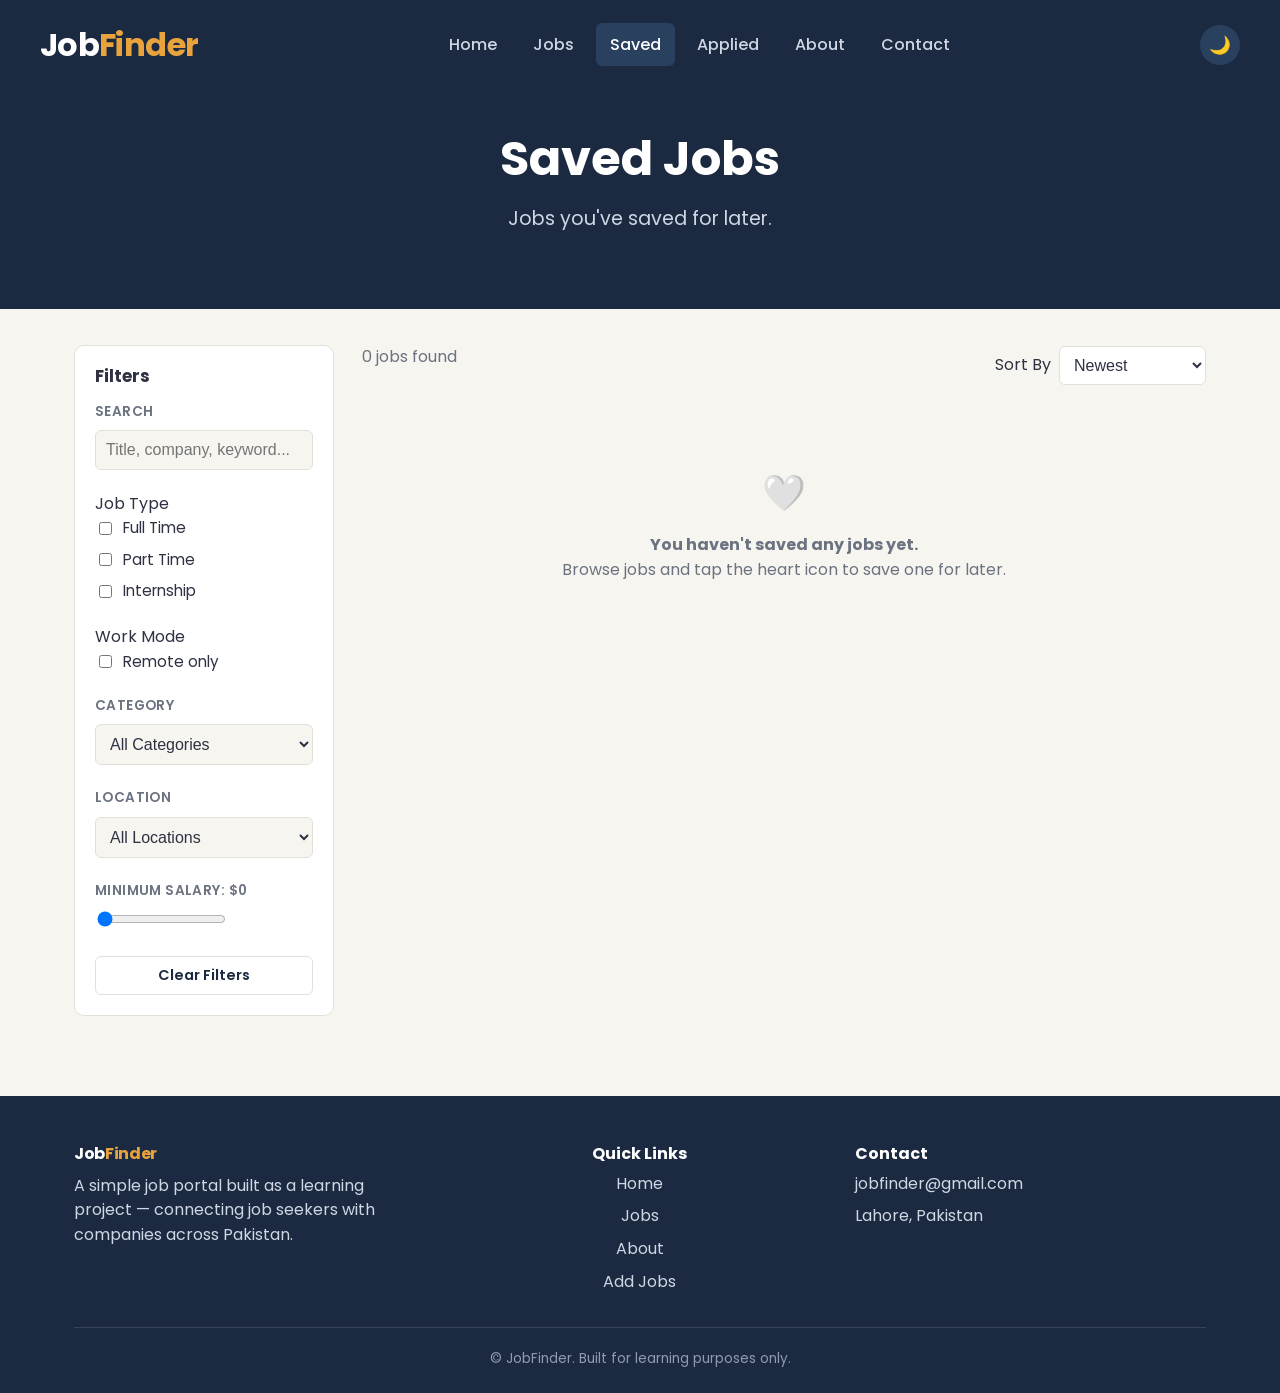
<file: saved-jobs.html>
<!DOCTYPE html>
<html lang="en">

<head>
    <meta charset="UTF-8">
    <meta name="viewport" content="width=device-width, initial-scale=1.0">
    <title>Job Finder</title>
    <link rel="preconnect" href="https://fonts.googleapis.com">
    <link rel="preconnect" href="https://fonts.gstatic.com" crossorigin>
    <link href="https://fonts.googleapis.com/css2?family=Poppins:wght@300;400;500;600;700;800&display=swap"
        rel="stylesheet">
    <link rel="stylesheet" href="/css/style.css">
    <link rel="stylesheet" href="/css/responsive.css">
</head>

<body data-job-source="saved">
    <!-- Header -->
    <header class="navbar">
        <div class="navbar-container">
            <a href="index.html" class="logo">Job<span>Finder</span></a>
            <ul class="nav-links" id="navLinks">
                <li><a href="index.html">Home</a></li>
                <li><a href="jobs.html">Jobs</a></li>
                <li><a href="saved-jobs.html"  class="active">Saved</a></li>
                <li><a href="applied-jobs.html">Applied</a></li>
                <li><a href="index.html#about">About</a></li>
                <li><a href="index.html#contact">Contact</a></li>
            </ul>
            <div class="navbar-actions">
                <button class="theme-toggle" id="themeToggleBtn">🌙</button>
                <button class="hamburger" id="hamburgerBtn" aria-label="Toggle menu" aria-controls="navLinks">
                    <span></span><span></span><span></span>
                </button>
            </div>
        </div>

    </header>

  <main id="mainContent">
    <section class="jobs-page-header">
      <div class="container" style="text-align: center; ">
        <h1 id="h1style">Saved Jobs</h1>
        <p id="jobsPageSubtitle">Jobs you've saved for later.</p>
      </div>
    </section>

    <div class="container">
      <div class="jobs-layout">

        <!-- Filters sidebar -->
        <aside class="filters-panel" aria-label="Job filters">
          <h3>Filters</h3>

          <div class="filter-group">
            <label class="filter-label" for="searchInput">Search</label>
            <input type="text" id="searchInput" placeholder="Title, company, keyword..." />
          </div>

          <div class="filter-group">
            <span class="filter-label">Job Type</span>
            <label class="checkbox-row"><input type="checkbox" class="jobtype-checkbox" value="Full Time" /> Full Time</label>
            <label class="checkbox-row"><input type="checkbox" class="jobtype-checkbox" value="Part Time" /> Part Time</label>
            <label class="checkbox-row"><input type="checkbox" class="jobtype-checkbox" value="Internship" /> Internship</label>
          </div>

          <div class="filter-group">
            <span class="filter-label">Work Mode</span>
            <label class="checkbox-row"><input type="checkbox" id="remoteFilter" /> Remote only</label>
          </div>

          <div class="filter-group">
            <label class="filter-label" for="categoryFilter">Category</label>
            <select id="categoryFilter">
              <option value="all">All Categories</option>
            </select>
          </div>

          <div class="filter-group">
            <label class="filter-label" for="locationFilter">Location</label>
            <select id="locationFilter">
              <option value="all">All Locations</option>
            </select>
          </div>

          <div class="filter-group">
            <label class="filter-label" for="salaryRange">Minimum Salary: $<span id="salaryRangeValue">0</span></label>
            <input type="range" id="salaryRange" min="0" max="3000" step="100" value="0" />
          </div>

          <button class="btn btn-outline btn-block btn-small" id="clearFiltersBtn" type="button">Clear Filters</button>
        </aside>

        <!-- Results -->
        <section>
          <div class="results-toolbar">
            <p class="results-count" id="resultsCount">Loading jobs...</p>
            <div class="sort-control">
              <label for="sortSelect">Sort By</label>
              <select id="sortSelect">
                <option value="newest">Newest</option>
                <option value="oldest">Oldest</option>
                <option value="salary-high">Highest Salary</option>
                <option value="salary-low">Lowest Salary</option>
              </select>
            </div>
          </div>

          <!-- Loading state -->
          <div class="state-message" id="loadingState">
            <div class="state-icon">⏳</div>
            <p>Loading jobs...</p>
          </div>

          <!-- Empty state (hidden until a search/filter produces 0 results) -->
          <div class="state-message hidden" id="emptyState">
            <div class="state-icon">🔍</div>
            <p><strong>No jobs found.</strong><br />Try changing your search or filters.</p>
          </div>

          <!-- Job cards get inserted here by jobs.js -->
          <div class="jobs-list hidden" id="jobsList"></div>

          <!-- Pagination buttons get inserted here by jobs.js -->
          <div class="pagination" id="pagination"></div>
        </section>
      </div>
    </div>
  </main>


    <!-- Footer -->
    <footer class="site-footer" id="contact">
        <div class="container">
            <div class="footer-grid">
                <div>
                    <h4 class="logo" style="margin-bottom:10px;">Job<span>Finder</span></h4>
                    <p>A simple job portal built as a learning project — connecting job seekers with companies across
                        Pakistan.</p>
                </div>
                <div style="text-align: center;">
                    <h4>Quick Links</h4>
                    <ul>
                        <li><a href="index.html">Home</a></li>
                        <li><a href="jobs.html">Jobs</a></li>
                        <li><a href="index.html#about">About</a></li>
                        <li><a href="add-jobs.html">Add Jobs</a></li>
                    </ul>
                </div>
                <div>
                    <h4>Contact</h4>
                    <ul>
                        <li>jobfinder@gmail.com</li>
                        <li>Lahore, Pakistan</li>
                    </ul>
                </div>
            </div>
            <div class="footer-bottom">
                &copy; <span id="currentYear"></span> JobFinder. Built for learning purposes only.
            </div>
        </div>
    </footer>

    <!--  MODAL  -->
    <div class="modal-overlay hidden" id="modalOverlay">
        <div class="modal-box" role="dialog" >
            <button class="modal-close" id="modalCloseBtn" aria-label="Close">✕</button>

            <!--  View 1: Job details  -->
            <div id="jobDetailsView">
                <h2 id="modalJobTitle"></h2>
                <p class="modal-company-line" id="modalCompanyLine"></p>

                <div class="job-meta" id="modalMeta"></div>

                <div class="modal-section">
                    <h3>Job Description</h3>
                    <p id="modalDescription"></p>
                </div>

                <div class="modal-section">
                    <h3>Requirements</h3>
                    <ul id="modalRequirements"></ul>
                </div>

                <div class="modal-section">
                    <h3>Responsibilities</h3>
                    <ul id="modalResponsibilities"></ul>
                </div>

                <div class="modal-footer">
                    <button class="btn btn-primary" id="applyNowBtn">Apply Now</button>
                    <button class="btn btn-outline" id="modalSaveBtn">♡ Save Job</button>
                </div>
            </div>

            <!--  View 2: Apply form (hidden until "Apply Now" is clicked)  -->
            <div id="applyFormView" class="hidden">
                <h2>Apply for <span id="applyJobTitle"></span></h2>
                <p class="modal-company-line" id="applyCompanyLine"></p>

                <form id="applyForm" novalidate>
                    <div class="form-group" id="fieldGroup-fullName">
                        <label for="fullName">Full Name</label>
                        <input type="text" id="fullName" name="fullName" />
                        <p class="field-error"></p>
                    </div>

                    <div class="form-group" id="fieldGroup-email">
                        <label for="email">Email</label>
                        <input type="email" id="email" name="email" />
                        <p class="field-error"></p>
                    </div>

                    <div class="form-group" id="fieldGroup-phone">
                        <label for="phone">Phone</label>
                        <input type="text" id="phone" name="phone" placeholder="e.g. 0300 1234567" />
                        <p class="field-error"></p>
                    </div>

                    <div class="form-group" id="fieldGroup-coverLetter">
                        <label for="coverLetter">Cover Letter</label>
                        <textarea id="coverLetter" name="coverLetter"
                            placeholder="Tell us why you're a great fit (min 30 characters)"></textarea>
                        <p class="field-error"></p>
                    </div>

                    <div class="form-group" id="fieldGroup-cv">
                        <label for="cvUpload">Upload CV</label>
                        <input type="file" id="cvUpload" name="cvUpload" />
                        <p class="field-error"></p>
                    </div>

                    <div class="modal-footer">
                        <button type="submit" class="btn btn-primary">Submit Application</button>
                        <button type="button" class="btn btn-outline" id="backToDetailsBtn">Back</button>
                    </div>
                </form>
            </div>

            <!--  View 3: Success message  -->
            <div id="successView" class="hidden">
                <div class="success-box">
                    <div class="success-icon">✓</div>
                    <h2>Application Submitted Successfully!</h2>
                    <p>Thank you for applying for <strong id="successJobTitle"></strong> at <strong
                            id="successCompany"></strong>.</p>
                    <button class="btn btn-primary" id="successCloseBtn">Done</button>
                </div>
            </div>
        </div>
    </div>

    </main>


    <script src="/js/data.js"></script>
    <script src="/js/app.js"></script>
    <script src="/js/validation.js"></script>
    <script src="/js/jobs.js"></script>
</body>

</html>
</file>
<file: css/style.css>
:root {
  --color-bg: #f7f5f0;
  --color-surface: #ffffff;
  --color-navy: #1b2a41;
  --color-navy-soft: #29405f;
  --color-text: #2d3142;
  --color-text-muted: #6b7280;
  --color-border: #e3e0d8;
  --color-accent: #e8a33d;
  --color-accent-dark: #c9822a;
  --color-success: #4e9f3d;
  --color-success-bg: #eaf5e6;
  --color-error: #c1432b;
  --color-error-bg: #fbeae5;

  --font-family:'Poppins',sans-serif;

  --radius: 6px;
  --radius-lg: 10px;
  --shadow-card: 0 1px 2px rgba(27, 42, 65, 0.06);
  --shadow-modal: 0 20px 50px rgba(27, 42, 65, 0.25);

  --container-width: 1180px;
}
body.dark-mode {
  --color-bg: #12192a;
  --color-surface: #1b2438;
  --color-navy: #0d1420;
  --color-navy-soft: #1b2a41;
  --color-text: #eef0f4;
  --color-text-muted: #a3aac2;
  --color-border: #2c3650;
  --color-success-bg: #17301a;
  --color-error-bg: #331c17;
  --shadow-card: 0 1px 2px rgba(0, 0, 0, 0.35);
}
* {
  box-sizing: border-box;
}

html {
  scroll-behavior: smooth;
}

body {
  margin: 0;
  font-family: var(--font-family);
  background-color: var(--color-bg);
  color: var(--color-text);
  line-height: 1.55;
  transition: background-color 0.2s ease, color 0.2s ease;
}

h1, h2, h3, h4 {
  font-family: var(--font-family);
  color: var(--color-text);
  line-height: 1.2;
  margin: 0 0 0.5em;
}

p {
  margin: 0 0 1em;
}

a {
  color: inherit;
  text-decoration: none;
}

img {
  max-width: 100%;
  display: block;
}

button {
  font-family: var(--font-family);
  cursor: pointer;
}

input, select, textarea, button {
  font-size: 1rem;
}
.container {
  max-width: var(--container-width);
  margin: 0 auto;
  padding: 0 24px;
}
/* Visible focus state for keyboard users (accessibility) */
a:focus-visible,
button:focus-visible,
input:focus-visible,
select:focus-visible,
textarea:focus-visible {
  outline: 3px solid var(--color-accent);
  outline-offset: 2px;
}
/* 
Buttons
*/

.btn {
  display: inline-flex;
  align-items: center;
  justify-content: center;
  gap: 8px;
  border: none;
  border-radius: var(--radius);
  padding: 12px 22px;
  font-weight: 600;
  transition: transform 0.1s ease, background-color 0.15s ease;
}

.btn:active {
  transform: translateY(1px);
}

.btn-primary {
  background-color: var(--color-accent);
  color: var(--color-navy);
}

.btn-primary:hover {
  background-color: var(--color-accent-dark);
}

.btn-outline {
  background-color: transparent;
  color: var(--color-navy);
  border: 1.5px solid var(--color-border);
}

body.dark-mode .btn-outline {
  color: #ffffff;
}

.btn-outline:hover {
  border-color: var(--color-accent);
}

.btn-block {
  width: 100%;
}

.btn-small {
  padding: 8px 14px;
  font-size: 0.9rem;
}

/* 
Header 
*/

.navbar {
  background-color: var(--color-navy);
  position: sticky;
  top: 0;
  z-index: 100;
}

.navbar-container {
  display: flex;
  align-items: center;
  justify-content: space-between;
  max-width: 1200px;
  margin: auto;
  height: 90px;
}

.logo {
  font-family: var(--font-heading);
  font-size: 2rem;
  font-weight: 700;
  color: #ffffff;
  letter-spacing: -0.02em;
}

.logo span {
  color: var(--color-accent);
}

.nav-links {
  display: flex;
  gap: 8px;
  list-style: none;
  margin: 0;
  padding: 0;
}

.nav-links a {
  color: #cfd6e4;
  font-weight: 500;
  padding: 10px 14px;
  border-radius: var(--radius);
  transition: background-color 0.15s ease, color 0.15s ease;
}

.nav-links a:hover,
.nav-links a.active {
  color: #ffffff;
  background-color: var(--color-navy-soft);
}

.navbar-actions {
  display: flex;
  align-items: center;
  gap: 10px;
}

.theme-toggle {
  background: var(--color-navy-soft);
  border: none;
  color: #fff;
  width: 40px;
  height: 40px;
  border-radius: 50%;
  font-size: 1.1rem;
  display: flex;
  align-items: center;
  justify-content: center;
}

.hamburger {
  display: none;
  flex-direction: column;
  justify-content: center;
  gap: 5px;
  background: none;
  border: none;
  width: 40px;
  height: 40px;
}

.hamburger span {
  display: block;
  width: 22px;
  height: 2px;
  background-color: #ffffff;
}

/* 
Section Css
 */
 .section {
  padding: 64px 0;
}

.section-heading {
  display: flex;
  align-items: baseline;
  justify-content: space-between;
  margin-bottom: 28px;
  flex-wrap: wrap;
  gap: 8px;
}

.section-heading h2 {
  font-size: 1.7rem;
}

.section-heading a {
  color: var(--color-accent-dark);
  font-weight: 600;
}

body.dark-mode .section-heading a {
  color: var(--color-accent);
}

/* 
Hero CSS
 */

.hero {
  background-color: var(--color-navy);
  background-image: radial-gradient(circle at 85% 20%, rgba(232, 163, 61, 0.18), transparent 45%);
  color: #ffffff;
  padding: 72px 0 96px;
  text-align: center;
}

.hero h1 {
  color: #ffffff;
  font-size: clamp(2rem, 4vw, 3rem);
  max-width: 720px;
  margin: 0 auto 16px;
}

.hero p.hero-p {
  color: #cfd6e4;
  max-width: 700px;
  margin: 0 auto 36px;
  font-size: 1.2rem;
}

.search-form {
  background-color: var(--color-surface);
  border-radius: var(--radius-lg);
  padding: 16px;
  max-width: 780px;
  margin: 0 auto;
  display: flex;
  gap: 12px;
  box-shadow: var(--shadow-modal);
}

.search-field {
  flex: 1;
  min-width: 0;
  align-content: center;
}

.search-form input {
  width: 100%;
  border: 1.5px solid var(--color-border);
  border-radius: var(--radius);
  padding: 15px 14px;
  background-color: var(--color-bg);
  color: var(--color-text);
}

#jobsPageSubtitle {
  color:#cfd6e4;  
  margin: 0 auto 36px;
  font-size: 1.2rem;
}
#h1style{
  color: #ffffff;
  font-size: clamp(2rem, 4vw, 3rem);
  margin: 0 auto 16px;
}

.autocomplete {
    position: relative;
}

.suggestions {
    position: absolute;
    top: calc(100% + 5px);
    left: 0;
    width: 100%;
    background-color: #ffffff;
    border: 1px solid #ddd;
    border-radius: 8px;
    overflow: hidden;
    z-index: 1000;
    display: none;
    text-align: left;
}

.suggestion-item {
    padding: 12px 16px;
    cursor: pointer;
    color: #222;
    background-color: #ffffff;
}

.suggestion-item:hover {
    background-color: #f2f2f2;
}

.search-error {
    display: none;
    margin-top: 10px;
    color: #ffb4a8;
    font-size: 0.9rem;
    font-weight: 500;
    text-align: center;
}

/* 
Job cards (job-grids)
 */

.jobs-grid {
  display: grid;
  grid-template-columns: repeat(3, 1fr);
  gap: 20px;
}

.job-card {
  background-color: var(--color-surface);
  border: 1px solid var(--color-border);
  border-left: 4px solid var(--color-accent);
  border-radius: var(--radius);
  padding: 20px;
  box-shadow: var(--shadow-card);
  display: flex;
  flex-direction: column;
  gap: 10px;
}

.job-card-top {
  display: flex;
  justify-content: space-between;
  align-items: flex-start;
  gap: 8px;
}

.job-title {
  font-size: 1.1rem;
  margin-bottom: 2px;
}

.job-company {
  color: var(--color-text-muted);
  font-size: 0.92rem;
}

.save-btn {
  background: none;
  border: none;
  font-size: 1.3rem;
  line-height: 1;
  color: var(--color-text-muted);
  padding: 4px;
}

.save-btn.saved {
  color: #e0435a;
}

.job-meta {
  display: flex;
  flex-wrap: wrap;
  gap: 8px;
  font-size: 0.85rem;
  color: var(--color-text-muted);
}

.job-meta span {
  background-color: var(--color-bg);
  border: 1px solid var(--color-border);
  border-radius: 20px;
  padding: 4px 10px;
}

.job-desc {
  color: var(--color-text-muted);
  font-size: 0.92rem;
  flex-grow: 1;
}

.job-card-footer {
  display: flex;
  align-items: center;
  justify-content: space-between;
  margin-top: 6px;
}

.job-salary {
  font-weight: 700;
  color: var(--color-navy);
  font-family: var(--font-heading);
}

body.dark-mode .job-salary {
  color: var(--color-accent);
}

.job-posted {
  font-size: 0.8rem;
  color: var(--color-text-muted);
}

/* 
Stats
 */
.stats {
  background-color: var(--color-surface);
  border-top: 1px solid var(--color-border);
  border-bottom: 1px solid var(--color-border);
}

.stats-grid {
  display: grid;
  grid-template-columns: repeat(4, 1fr);
  gap: 24px;
  padding: 48px 0;
  text-align: center;
}

.stat-number {
  font-family: var(--font-heading);
  font-size: 2.2rem;
  font-weight: 700;
  color: var(--color-navy);
}

body.dark-mode .stat-number {
  color: var(--color-accent);
}

.stat-label {
  color: var(--color-text-muted);
  font-size: 0.95rem;
}

/*
Footer 
 */
.site-footer {
  background-color: var(--color-navy);
  color: #cfd6e4;
  padding: 48px 0 24px;
}

.footer-grid {
  display: grid;
  grid-template-columns: 1fr 1fr 1fr;
  gap: 40px;
  margin-bottom: 32px;
}

.footer-grid h4 {
  color: #ffffff;
  font-size: 1rem;

}

.footer-grid ul {
  list-style: none;
  padding: 0;
  margin: 0;
  display: flex;
  flex-direction: column;
  gap: 8px;
}

.footer-grid a:hover {
  color: #ffffff;
}

.footer-bottom {
  border-top: 1px solid rgba(255, 255, 255, 0.12);
  padding-top: 20px;
  font-size: 0.85rem;
  text-align: center;
  color: #8f9ab3;
}


/* 
Job Page
 */

.jobs-page-header {
  background-color: var(--color-navy);
  color: #ffffff;
  padding: 40px 0;
}

.jobs-page-header h1 {
  color: #ffffff;
  font-size: 1.9rem;
  margin-bottom: 6px;
}

.jobs-layout {
  display: grid;
  grid-template-columns: 260px 1fr;
  gap: 28px;
  align-items: start;
  padding: 36px 0 80px;
}

.filters-panel {
  background-color: var(--color-surface);
  border: 1px solid var(--color-border);
  border-radius: var(--radius-lg);
  padding: 20px;
  position: sticky;
  top: 90px;
}

.filters-panel h3 {
  font-size: 1.05rem;
  margin-bottom: 14px;
}

.filter-group {
  margin-bottom: 22px;
}

.filter-group label.filter-label {
  display: block;
  font-weight: 600;
  font-size: 0.85rem;
  margin-bottom: 8px;
  color: var(--color-text-muted);
  text-transform: uppercase;
  letter-spacing: 0.03em;
}

.checkbox-row {
  display: flex;
  align-items: center;
  gap: 8px;
  margin-bottom: 8px;
  font-size: 0.95rem;
}

.filter-group select,
.filter-group input[type="text"] {
  width: 100%;
  padding: 10px;
  border-radius: var(--radius);
  border: 1.5px solid var(--color-border);
  background-color: var(--color-bg);
  color: var(--color-text);
}

.salary-range-value {
  font-size: 0.85rem;
  color: var(--color-text-muted);
  margin-top: 6px;
}

.results-toolbar {
  display: flex;
  align-items: center;
  justify-content: space-between;
  flex-wrap: wrap;
  gap: 12px;
  margin-bottom: 20px;
}

.results-count {
  color: var(--color-text-muted);
}

.sort-control {
  display: flex;
  align-items: center;
  gap: 8px;
}

.sort-control select {
  padding: 9px 10px;
  border-radius: var(--radius);
  border: 1.5px solid var(--color-border);
  background-color: var(--color-surface);
  color: var(--color-text);
}

.jobs-list {
  display: flex;
  flex-direction: column;
  gap: 16px;
}

.jobs-list .job-card {
  flex-direction: row;
  align-items: center;
  border-left-width: 4px;
}

.jobs-list .job-info {
  flex: 1;
}

.jobs-list .job-card-actions {
  display: flex;
  flex-direction: column;
  gap: 8px;
  align-items: flex-end;
}

/* State messages */
.state-message {
  text-align: center;
  padding: 60px 20px;
  color: var(--color-text-muted);
}

.state-message .state-icon {
  font-size: 2.2rem;
  margin-bottom: 12px;
}

.hidden {
  display: none !important;
}

/* Pagination */
.pagination {
  display: flex;
  justify-content: center;
  gap: 6px;
  margin-top: 32px;
}

.pagination button {
  min-width: 38px;
  height: 38px;
  border-radius: var(--radius);
  border: 1.5px solid var(--color-border);
  background-color: var(--color-surface);
  color: var(--color-text);
}

.pagination button.active {
  background-color: var(--color-navy);
  color: #ffffff;
  border-color: var(--color-navy);
}

.pagination button:disabled {
  opacity: 0.4;
  cursor: not-allowed;
}

/* 
Modal Styling 
*/
.modal-overlay {
  position: fixed;
  inset: 0;
  background-color: rgba(13, 20, 32, 0.55);
  display: flex;
  align-items: center;
  justify-content: center;
  padding: 20px;
  z-index: 300;
}

.modal-box {
  background-color: var(--color-surface);
  border-radius: var(--radius-lg);
  max-width: 620px;
  width: 100%;
  max-height: 88vh;
  overflow-y: auto;
  box-shadow: var(--shadow-modal);
  padding: 28px;
  position: relative;
}

.modal-close {
  position: absolute;
  top: 18px;
  right: 18px;
  background: var(--color-bg);
  border: 1px solid var(--color-border);
  width: 36px;
  height: 36px;
  border-radius: 50%;
  font-size: 1.1rem;
  color: var(--color-text);
}

.modal-box h2 {
  font-size: 1.4rem;
  padding-right: 40px;
}

.modal-company-line {
  color: var(--color-text-muted);
  margin-bottom: 16px;
}

.modal-section {
  margin-top: 20px;
}

.modal-section h3 {
  font-size: 1rem;
  margin-bottom: 8px;
}

.modal-section ul {
  margin: 0;
  padding-left: 20px;
  color: var(--color-text-muted);
}

.modal-section ul li {
  margin-bottom: 4px;
}

.modal-footer {
  margin-top: 26px;
  display: flex;
  gap: 12px;
}

/* Apply form  */
.form-group {
  margin-bottom: 16px;
}

.form-group label {
  display: block;
  font-weight: 600;
  margin-bottom: 6px;
  font-size: 0.92rem;
}

.form-group input,
.form-group textarea {
  width: 100%;
  padding: 11px 12px;
  border-radius: var(--radius);
  border: 1.5px solid var(--color-border);
  background-color: var(--color-bg);
  color: var(--color-text);
}

.form-group textarea {
  min-height: 100px;
  resize: vertical;
  font-family: var(--font-body);
}

.field-error {
  color: var(--color-error);
  font-size: 0.85rem;
  margin-top: 6px;
  display: none;
}

.form-group.invalid input,
.form-group.invalid textarea {
  border-color: var(--color-error);
}

.form-group.invalid .field-error {
  display: block;
}

/*  Success state  */
.success-box {
  text-align: center;
  padding: 20px 0;
}

.success-icon {
  font-size: 2.6rem;
  color: var(--color-success);
  margin-bottom: 12px;
}

.success-box h2 {
  color: var(--color-success);
}


/* =========================================================
   Add Jobs Management
========================================================= */

.management-tabs {
    display: flex;
    gap: 8px;
    border-bottom: 1px solid var(--color-border);
    margin-bottom: 32px;
}

.management-tab {
    background: transparent;
    border: none;
    border-bottom: 3px solid transparent;
    padding: 12px 20px;
    color: var(--color-text-muted);
    font-weight: 600;
    cursor: pointer;
}

.management-tab:hover {
    color: var(--color-text);
}

.management-tab.active {
    color: var(--color-navy);
    border-bottom-color: var(--color-accent);
}

body.dark-mode .management-tab.active {
    color: var(--color-accent);
}

.management-tab-content {
    display: none;
}

.management-tab-content.active {
    display: block;
}

.add-jobs-section {
    min-height: 600px;
}

.add-jobs-section .section-heading p {
    color: var(--color-text-muted);
    margin-top: 4px;
}


/* =========================================================
   Add Job Form
========================================================= */

#addJobForm {
    width: 100%;
    max-width: 100%;
    margin: 0;
}

#addJobForm .btn-block {
    margin-top: 10px;
}

.form-help {
    display: block;
    margin-top: 6px;
    color: var(--color-text-muted);
    font-size: 0.82rem;
}


/* =========================================================
   Select Fields
========================================================= */

.form-group select {
    width: 100%;
    padding: 11px 12px;
    border-radius: var(--radius);
    border: 1.5px solid var(--color-border);
    background-color: var(--color-bg);
    color: var(--color-text);
}


/* =========================================================
   Added Jobs List
========================================================= */

#addedJobsList {
    width: 100%;
    margin-top: 10px;
}


/* =========================================================
   Added Job Card
========================================================= */

.added-job-card {
    display: flex;
    flex-direction: row;
    align-items: center;
    justify-content: space-between;
    gap: 20px;
    width: 100%;
    min-width: 0;
}


/* Job information */

.added-job-info {
    flex: 1 1 auto;
    min-width: 0;
}

.added-job-info .job-title {
    margin-bottom: 4px;
}


/* Job action buttons */

.added-job-actions {
    flex: 0 0 auto;
    display: flex;
    align-items: center;
    gap: 10px;
    width: auto;
}

.added-job-actions .btn {
    width: auto;
    flex: 0 0 auto;
    white-space: nowrap;
}


/* Delete button */

.delete-job-btn {
    background-color: var(--color-error);
    color: #ffffff;
}

.delete-job-btn:hover {
    background-color: #a93220;
}


/* =========================================================
   No Added Jobs Message
========================================================= */

.no-added-jobs {
    width: 100%;
    background-color: var(--color-surface);
    border: 1px solid var(--color-border);
    border-radius: var(--radius-lg);
    padding: 50px 20px;
    text-align: center;
    color: var(--color-text-muted);
}

/* =========================================================
   Edit Job Modal
========================================================= */

.edit-job-modal {
    max-width: 700px;
}

.edit-job-modal .edit-job-form {
    margin-top: 20px;
}

.edit-job-modal .form-group {
    margin-bottom: 16px;
}

.edit-job-modal .form-help {
    margin-top: 6px;
}

.edit-job-modal .modal-footer {
    border-top: 1px solid var(--color-border);
    padding-top: 20px;
}

.edit-job-modal .cancel-edit-btn {
    background-color: transparent;
    color: var(--color-text);
    border: 1.5px solid var(--color-border);
}

.edit-job-modal .cancel-edit-btn:hover {
    border-color: var(--color-accent);
}

.edit-job-modal .save-edit-btn {
    background-color: var(--color-accent);
    color: var(--color-navy);
}

.edit-job-modal .save-edit-btn:hover {
    background-color: var(--color-accent-dark);
}


/* Validation for select fields */

.form-group.invalid select {
    border-color: var(--color-error);
}

/* =========================================================
   Delete Confirmation Modal
========================================================= */

.delete-confirm-modal {
    max-width: 480px;
}

.delete-confirm-text {
    color: var(--color-text-muted);
    margin: 16px 0 0;
}

.delete-confirm-text strong {
    color: var(--color-text);
}

.delete-confirm-actions {
    justify-content: flex-end;
}

.delete-confirm-btn {
    background-color: var(--color-error);
    color: #ffffff;
}

.delete-confirm-btn:hover {
    background-color: #a93220;
}
</file>
<file: css/responsive.css>
/* ==========================================================================
   JOB FINDER - RESPONSIVE STYLESHEET
   Breakpoints:
   - 1024px : Small laptops / Tablets (Landscape)
   - 768px  : Tablets (Portrait) & Large Mobile
   - 480px  : Small Mobile / Phones
   ========================================================================== */

/* Anchor for mobile absolute positioning */
.navbar {
  position: relative;
  z-index: 1000;
}

/* ==========================================================================
   1. LAPTOPS & TABLETS LANDSCAPE (Max-Width: 1024px)
   ========================================================================== */
@media screen and (max-width: 1024px) {
  /* Layout Adjustments */
  .container {
    max-width: 90%;
  }

  .navbar-container {
    margin: 0 20px;
  }

  .jobs-layout {
    grid-template-columns: 240px 1fr; /* Slightly narrower sidebar */
    gap: 1.5rem;
  }

  .footer-grid {
    gap: 2rem;
  }

  .stats-grid {
    gap: 1rem;
  }
}

/* ==========================================================================
   2. TABLETS PORTRAIT & MOBILE (Max-Width: 768px)
   ========================================================================== */
@media screen and (max-width: 768px) {
  /* --- Navigation & Header --- */
  .hamburger {
    display: flex; /* Show mobile menu toggle */
  }

  .navbar-container {
    padding: 0 20px;
  }

  /* Fixed Dropdown Menu Styles */
  .nav-links {
    position: absolute;
    top: 100%;          /* Directly beneath the header */
    left: 0;
    width: 100%;
    height: auto;       /* Wraps around menu items naturally */
    display: none;      /* Hidden by default */
    flex-direction: column;
    justify-content: flex-start;
    padding: 1.5rem;
    gap: 1.25rem;
    background-color: #12192a;
    box-shadow: var(--shadow-card);
    transition: none;   /* Removed slide-left to prevent side-scrolling offset */
  }

  .nav-links.active {
    display: flex;      /* Shown cleanly on button toggle */
    .nav-links a:hover,
.nav-links a.active {
  color: rgba(255, 255, 255, 0);
  background-color: rgba(255, 255, 255, 0);
}
  }

  /* --- Hero Section & Form --- */
  .hero {
    padding: 3.5rem 1rem;
  }

  .hero h1 {
    font-size: 2.25rem;
  }

  .search-form {
    flex-direction: column;
    border-radius: 12px;
    padding: 1rem;
    gap: 0.75rem;
  }

  .search-form input {
    width: 100%;
  }

  .search-form input:first-of-type {
    border-right: none;
    border-bottom: 1px solid var(--border-color);
    padding-bottom: 0.75rem;
  }

  /* --- Main Content & Jobs Layout --- */
  .jobs-layout {
    grid-template-columns: 1fr; /* Stack sidebar above job list */
  }

  .filters-panel {
    position: static;
    margin-bottom: 1rem;
  }

  .section-heading {
    flex-direction: column;
    align-items: flex-start;
    gap: 0.5rem;
  }

  .jobs-grid {
    grid-template-columns: repeat(auto-fill, minmax(260px, 1fr));
  }

  /* --- Statistics --- */
  .stats-grid {
    grid-template-columns: repeat(2, 1fr); /* 2x2 Grid */
    gap: 1.5rem;
  }

  /* --- Footer --- */
  .footer-grid {
    grid-template-columns: 1fr; /* Stack footer sections */
    gap: 2rem;
  }

  .footer-grid p {
    max-width: 100%;
  }

  /* --- Modal & Dialogs --- */
  .modal-box {
    padding: 1.5rem;
    width: 95%;
  }

  .modal-footer {
    flex-direction: column;
  }

  .modal-footer .btn {
    width: 100%;
  }
}

/* Edit Job Modal */

.edit-job-modal {
    max-height: 90vh;
}

.edit-job-modal .modal-footer {
    flex-direction: row;
}

@media screen and (max-width: 768px) {

    .edit-job-modal {
        width: 95%;
        max-height: 90vh;
    }

    .edit-job-modal .modal-footer {
        flex-direction: column;
    }

    .edit-job-modal .modal-footer .btn {
        width: 100%;
    }

}

/* ==========================================================================
   3. PHONES & SMALL MOBILE (Max-Width: 480px)
   ========================================================================== */
@media screen and (max-width: 480px) {
  /* --- Typography & Spacing --- */
  .hero h1 {
    font-size: 1.75rem;
  }

  .navbar-container {
    padding: 0 5px;
  }

  .hero-p {
    font-size: 0.95rem;
  }

  .jobs-page-header h1 {
    font-size: 1.75rem;
  }

  /* --- Results Bar & Sorting --- */
  .results-toolbar {
    flex-direction: column;
    align-items: flex-start;
    gap: 0.75rem;
  }

  .sort-control {
    width: 100%;
    justify-content: space-between;
  }

  /* --- Cards & Buttons --- */
  /* .btn {
    width: 100%;
    border-radius: 8px;
  } */

  .job-card-footer {
    flex-direction: column;
    align-items: stretch;
    gap: 0.75rem;
  }

  .job-card-footer .btn {
    width: 100%;
  }

  /* --- Statistics --- */
  .stats-grid {
    grid-template-columns: 1fr; /* Single column stats */
    gap: 1.25rem;
  }

  .stat-number {
    font-size: 2rem;
  }

  /* --- Pagination --- */
  .pagination {
    flex-wrap: wrap;
  }

  .pagination button {
    padding: 0.4rem 0.65rem;
    font-size: 0.8rem;
  }
}


/* =========================================================
   Add Jobs Page - Responsive
========================================================= */

@media screen and (max-width: 768px) {

    /* Management Tabs */

    .management-tabs {
        width: 100%;
        gap: 4px;
    }

    .management-tab {
        flex: 1;
        min-width: 0;
        padding: 11px 8px;
        font-size: 0.9rem;
    }


    /* Add Job Form */

    #addJobForm {
        width: 100%;
    }


    /* Added Job Card */

    .jobs-list .added-job-card {
        flex-direction: column;
        align-items: stretch;
        gap: 16px;
    }

    .added-job-info {
        width: 100%;
        min-width: 0;
    }


    /* Added Job Buttons */

    .added-job-actions {
        width: auto;
        display: flex;
        gap: 10px;
        align-self: flex-start;
    }

    .added-job-actions .btn {
        width: auto;
        flex: 0 0 auto;
        white-space: nowrap;
    }
}


@media screen and (max-width: 480px) {

    /* Management Tabs */

    .management-tabs {
        gap: 0;
    }

    .management-tab {
        padding: 10px 5px;
        font-size: 0.8rem;
    }


    /* Added Job Card */

    .jobs-list .added-job-card {
        flex-direction: column;
        align-items: stretch;
        gap: 14px;
    }


    /* Added Job Buttons */

    .added-job-actions {
        width: auto;
        align-self: flex-start;
        display: flex;
        flex-direction: row;
        gap: 10px;
    }

    .added-job-actions .btn {
        width: auto;
        flex: 0 0 auto;
    }
}

/* =========================================================
   Delete Confirmation Modal - Responsive
========================================================= */

@media screen and (max-width: 768px) {

    .delete-confirm-modal {
        width: 95%;
    }

    .delete-confirm-actions {
        flex-direction: column;
    }

    .delete-confirm-actions .btn {
        width: 100%;
    }

}
</file>
